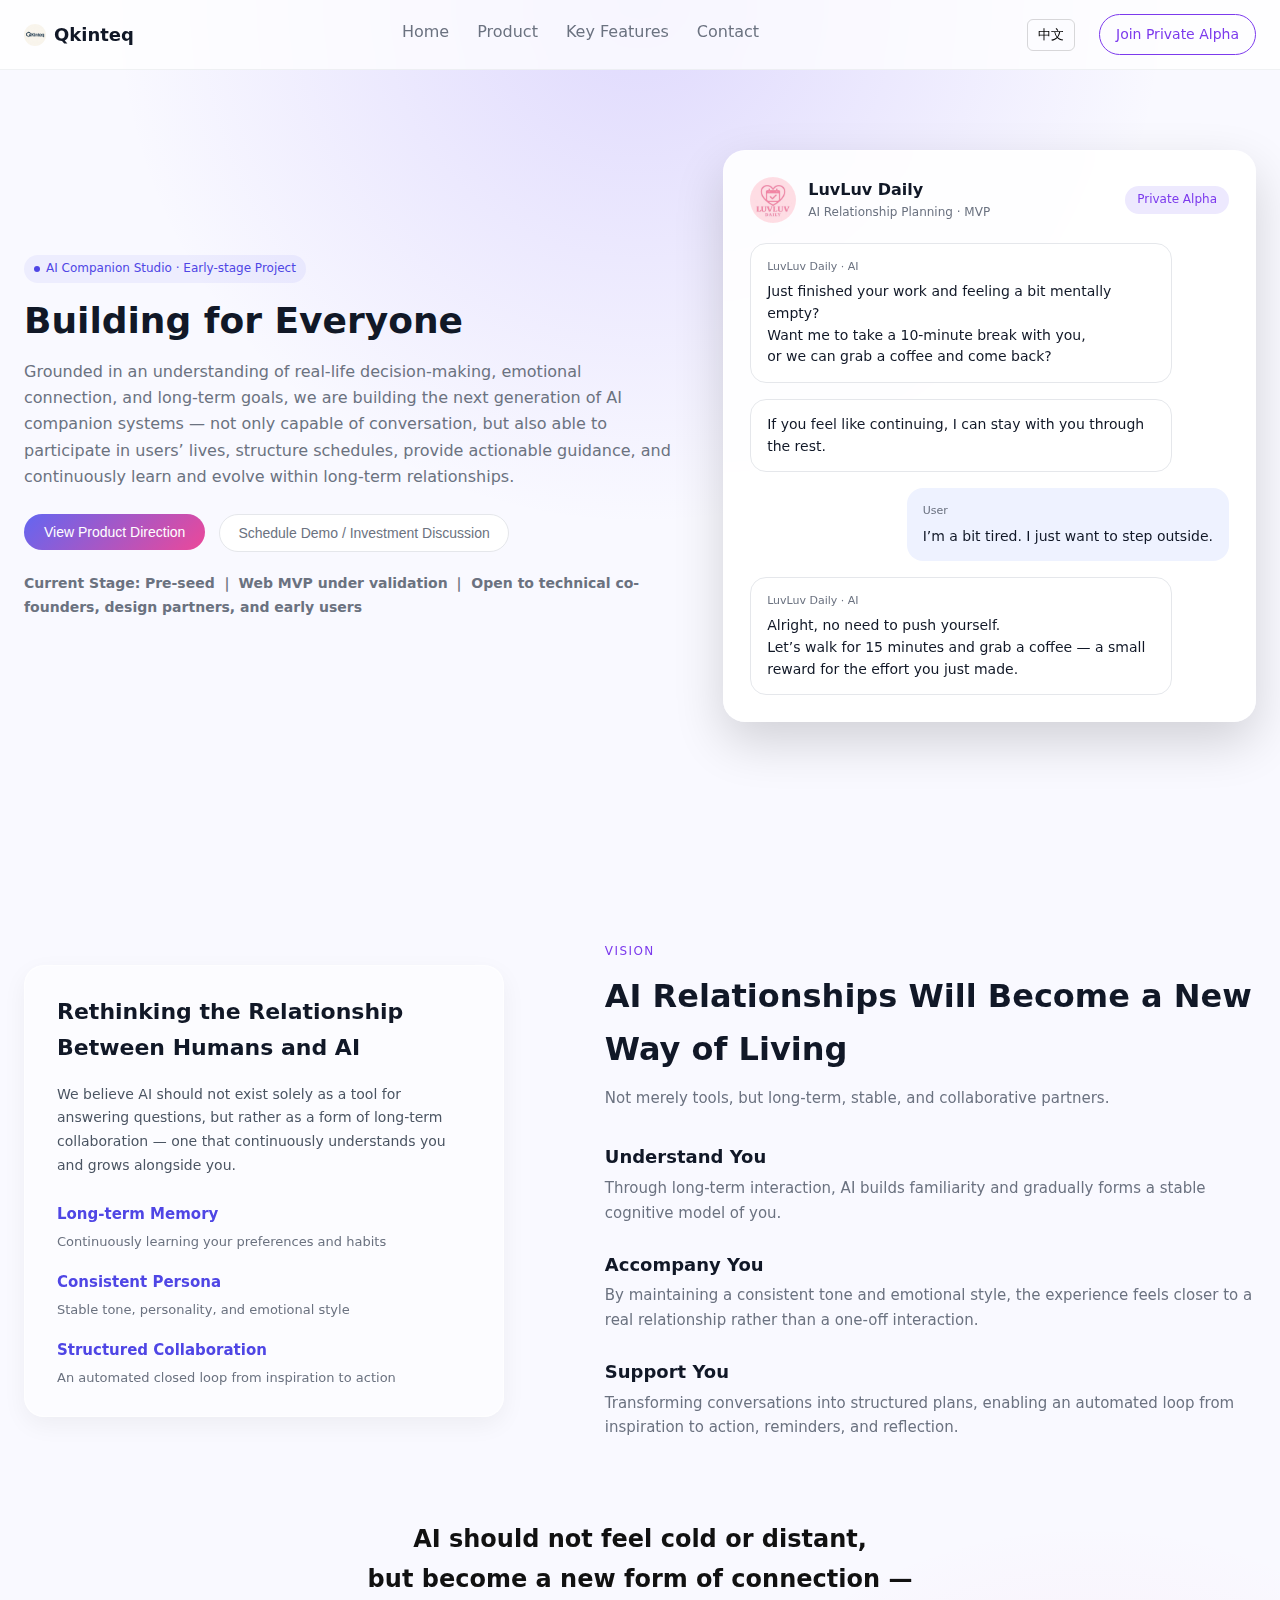
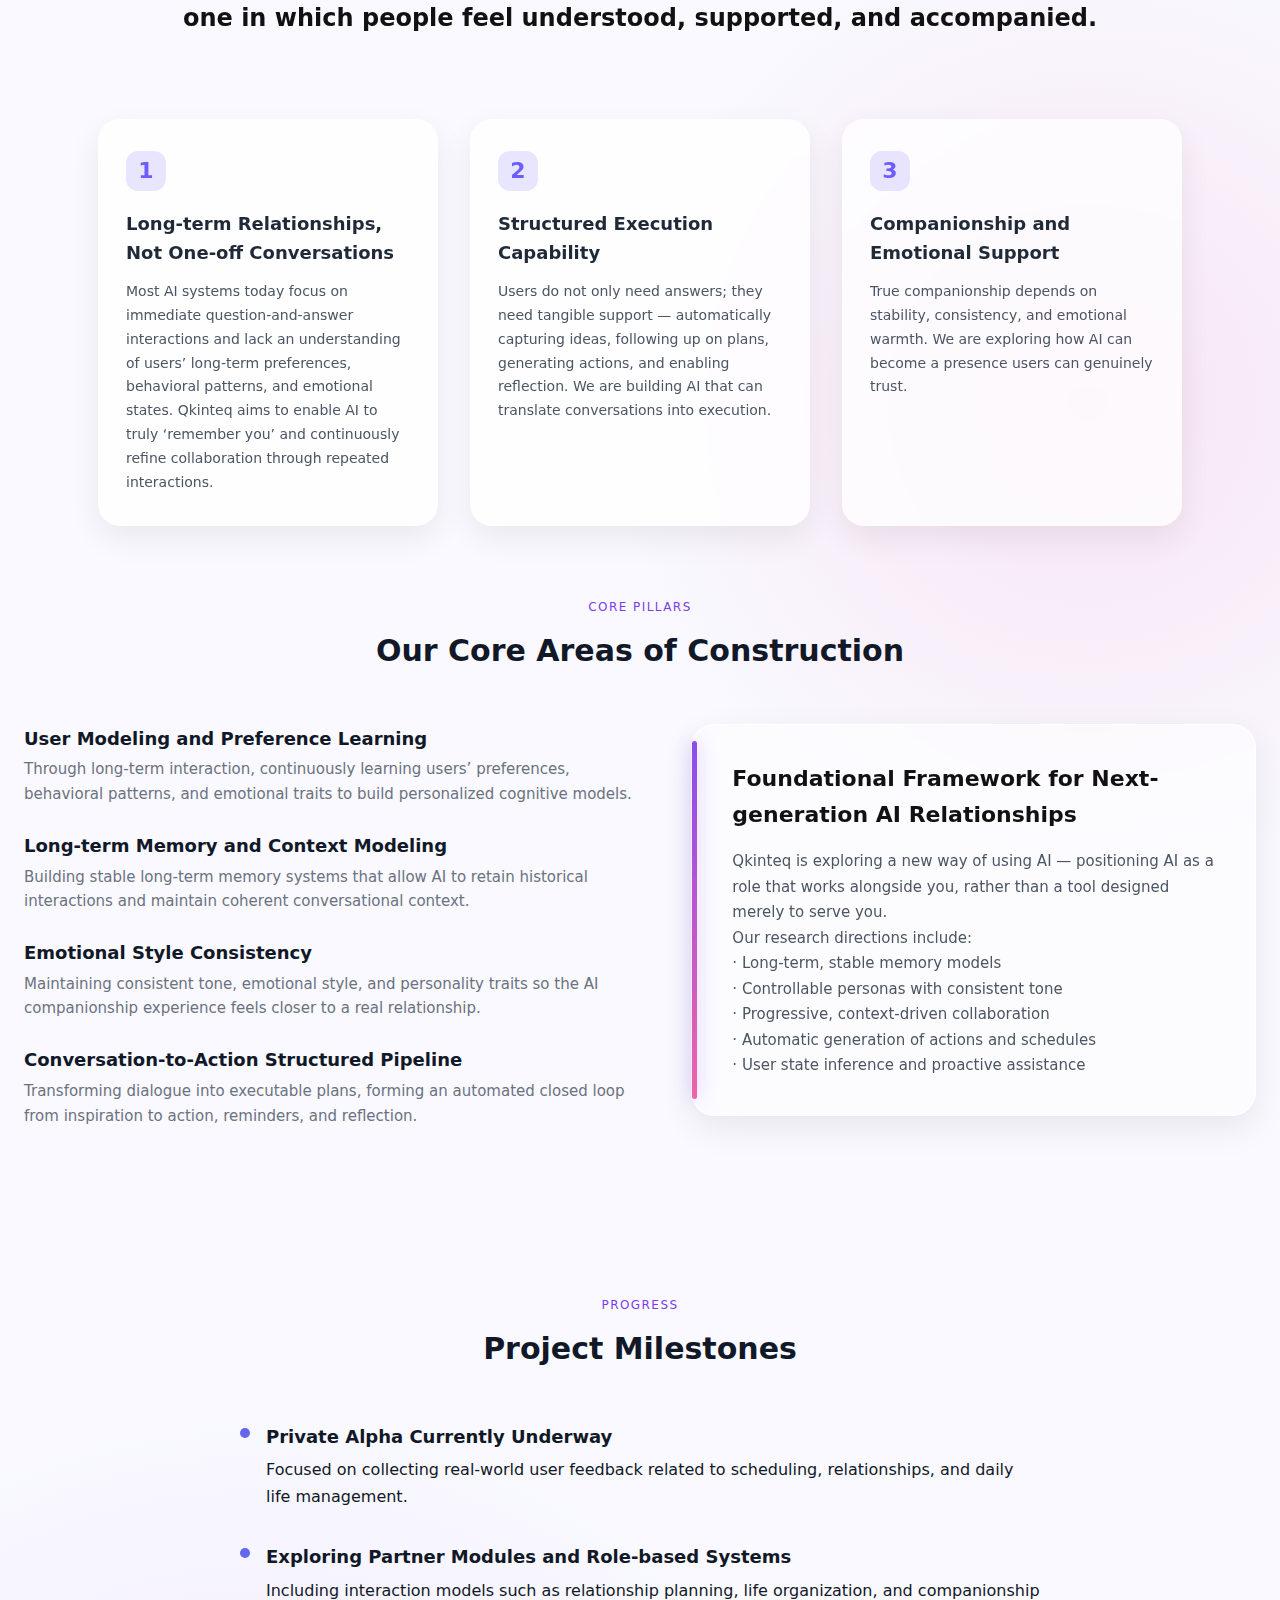
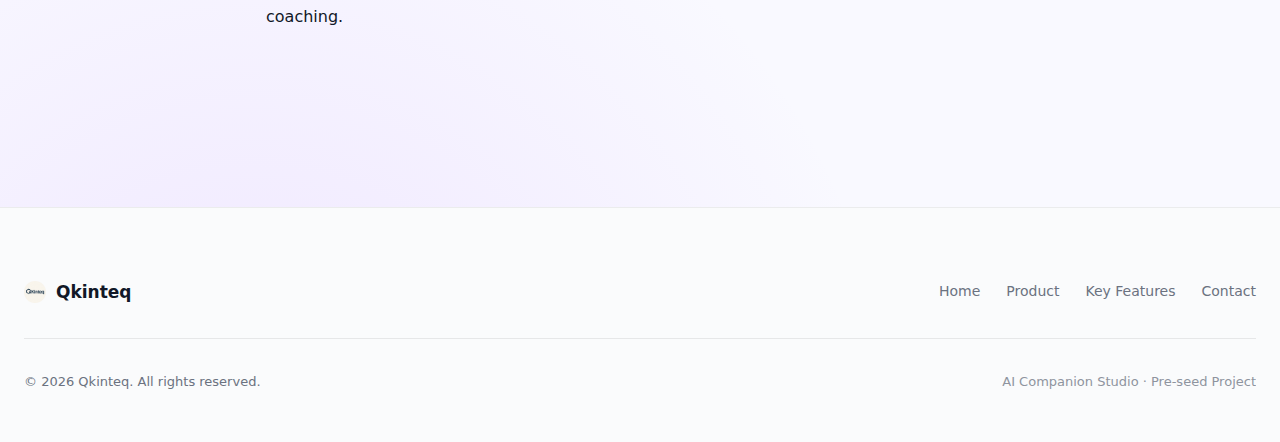
<file: index.html>
<!DOCTYPE html>
<html lang="zh-CN">
<head>
    <meta charset="UTF-8" />
    <title data-i18n="page.title">Qkinteq | AI Companion Studio</title>
    <meta name="viewport" content="width=device-width, initial-scale=1" />
    <link rel="stylesheet" href="style.css" />
</head>

<body>

<!-- ====================== 导航 ====================== -->
<header>
  <div class="container">
    <nav class="nav">

      <!-- 左：Logo -->
      <div class="nav-left">
        <a href="index.html" class="logo">
          <div class="mini-avatar">
            <img src="img.jpeg" class="avatar-img" />
          </div>
          <span>Qkinteq</span>
        </a>
      </div>

      <!-- 中：主导航（要居中） -->
      <div class="nav-center nav-links">
        <a href="index.html" data-i18n="nav.home">首页</a>
        <a href="product.html" data-i18n="nav.product">产品</a>
        <a href="feature.html" data-i18n="nav.feature">功能亮点</a>
        <a href="contact.html" data-i18n="nav.contact">联系</a>
      </div>

      <!-- 右：操作区 -->
      <div class="nav-right">
        <button
          type="button"
          class="lang-btn"
          id="langToggle"
          onclick="toggleLang()"
          aria-label="Toggle language"
        >
          EN
        </button>

        <a href="contact.html" class="nav-cta" data-i18n="nav.cta">
          加入内测
        </a>
      </div>

    </nav>
  </div>
</header>


<main>

<!-- ====================== HERO（首页核心区域） ====================== -->
<section class="hero" id="top">
    <div class="container hero-inner">

        <!-- 左侧文案 -->
        <div>
            <div class="badge">
                <span class="badge-dot"></span>
                <span data-i18n="hero.badge">AI Companion Studio · 早期项目</span>
            </div>

            <h1 class="hero-title" data-i18n="hero.title.1">
                为每个人打造 <br />
                <span style="color:#4f46e5;" data-i18n="hero.title.2">可定制的 AI 陪伴与规划系统</span>
            </h1>

            <p class="hero-subtitle" data-i18n="hero.subtitle">
                基于对真实生活决策、情绪连接与长期目标的理解，我们正在构建下一代 AI 伴侣体系——
                不仅能聊天，更能参与用户生活、结构化日程、提供建议，并在长期关系中持续学习成长。
            </p>

            <div class="hero-actions">
                <a href="product.html"><button class="btn-primary" data-i18n="hero.btn.product">查看产品方向</button></a>
                <a href="contact.html"><button class="btn-ghost" data-i18n="hero.btn.demo">预约 Demo / 投资沟通</button></a>
            </div>

            <p class="hero-meta">
                <b data-i18n="hero.stage.label">当前阶段：</b> <b data-i18n="hero.stage.value"> Pre-seed ｜ Web MVP 验证中 ｜ 欢迎技术合伙人、设计伙伴 & 早期用户交流</b>
            </p>
        </div>

        <!-- 右侧聊天预览卡片 -->
        <div class="hero-card">
            <div class="hero-card-header">
                <div class="hero-avatar">
                    <div class="hero-avatar-circle">
                        <img src="img2.jpeg" class="avatar-img" />
                    </div>
                    <div class="hero-avatar-text">
                        <div class="name">LuvLuv Daily</div>
                        <div class="role" data-i18n="hero.role">AI 恋爱日程 · MVP</div>

                    </div>
                </div>
                <div class="hero-pill">Private Alpha</div>
            </div>

            <div class="hero-chat">

  <!-- AI · 第一条（共情 + 选择） -->
  <div class="chat-bubble chat-ai">
    <div class="chat-label">LuvLuv Daily · AI</div>
    <span data-i18n="hero.chat.ai1">
      刚写完作业是不是脑子有点空？<br />
      要不要我陪你偷懒 10 分钟，<br />
      或者我们去买杯咖啡再回来。
    </span>
  </div>

  <!-- AI · 第二条（承诺陪伴） -->
  <div class="chat-bubble chat-ai">
    <span data-i18n="hero.chat.ai2">
      如果你想继续，我也可以陪你把后面的搞定。
    </span>
  </div>

  <!-- 用户回复 -->
  <div class="chat-bubble chat-user">
    <div class="chat-label">User</div>
    <span data-i18n="hero.chat.user">
      有点累，想出去走走。
    </span>
  </div>

  <!-- AI · 回应 -->
  <div class="chat-bubble chat-ai">
    <div class="chat-label">LuvLuv Daily · AI</div>
    <span data-i18n="hero.chat.ai3">
      好，那我们就不勉强。<br />
      走 15 分钟，买杯咖啡，<br />
      当作刚刚那段努力的小奖励。
    </span>
  </div>

</div>

        </div>

    </div>
</section>



<!-- ====================== VISION（愿景） ====================== -->
<section class="vision-section">

    <div class="vision-bg"></div>

    <div class="container vision-grid vision-balanced">

        <!-- 左侧视觉 -->
        <div class="vision-left-card">

    <h3 data-i18n="vision.left.title">重新思考人与 AI 的关系</h3>
    <p class="vlc-desc" data-i18n="vision.left.desc">
        我们相信 AI 不应只是回答问题的工具，<br>
        而应成为一种长期协作、持续理解并与你共同成长的伙伴形式。
    </p>

    <div class="vlc-list">
        <div class="vlc-item">
            <h4 data-i18n="vision.memory">长期记忆</h4>
            <p data-i18n="vision.memory.desc">持续学习你的偏好与习惯</p>
        </div>

        <div class="vlc-item">
            <h4 data-i18n="vision.persona">一致人格</h4>
            <p data-i18n="vision.persona.desc">稳定的语气与情绪风格</p>
        </div>

        <div class="vlc-item">
            <h4 data-i18n="vision.structure">结构化协作</h4>
            <p data-i18n="vision.structure.desc">从灵感到行动的自动化闭环</p>
        </div>
    </div>

</div>


        <!-- 右侧文本 -->
        <div class="vision-content">

            <div class="section-kicker">VISION</div>

            <h2 class="vision-title" data-i18n="vision.title">AI 关系将成为一种新的生活方式</h2>
            <p class="vision-subtitle" data-i18n="vision.subtitle">
                不只是工具，而是一个长期、稳定、可协作的伙伴。
            </p>

            <div class="vision-features">

                <div class="vf-item">
                    <span class="vf-dot"></span>
                    <div>
                        <h3 data-i18n="vision.feature.understand.title">理解你</h3>
                        <p data-i18n="vision.feature.understand.desc">通过长期互动建立“熟悉感”，让 AI 逐渐形成对你的稳定认知模型。</p>
                    </div>
                </div>

                <div class="vf-item">
                    <span class="vf-dot"></span>
                    <div>
                        <h3 data-i18n="vision.feature.accompany.title">陪伴你</h3>
                        <p data-i18n="vision.feature.accompany.desc">提供一致语气与情绪风格，让体验更像真实关系而非一次性对话。</p>
                    </div>
                </div>

                <div class="vf-item">
                    <span class="vf-dot"></span>
                    <div>
                        <h3 data-i18n="vision.feature.assist.title">协助你</h3>
                        <p data-i18n="vision.feature.assist.desc">把对话转化为结构化计划，让“灵感 → 行动 → 提醒 → 复盘”形成自动循环。</p>
                    </div>
                </div>

            </div>

        </div>
    </div>

    <div class="vision-quote container" data-i18n="vision.quote">
        “AI 不应冷冰冰，而是一种新的连接方式，让人被理解、被支持、被陪伴。”
    </div>

</section>



<!-- ====================== WHY SECTION ====================== -->
<div class="why-cards">

    <div class="why-card">
        <div class="why-num">1</div>
        <h3 data-i18n="why.1.title">长期关系，而非一次性对话</h3>
        <p data-i18n="why.1.desc">
            当前 AI 大多以「即时问答」为主，缺乏对用户长期偏好、行为模式和情绪的理解。
            Qkinteq 希望让 AI 真正“记住你”，并在多次互动中不断优化协作方式。
        </p>
    </div>

    <div class="why-card">
        <div class="why-num">2</div>
        <h3 data-i18n="why.2.title">结构化执行能力</h3>
        <p data-i18n="why.2.desc">
            用户不仅需要答案，更需要真正的帮助：自动记录灵感、跟进计划、生成行动与复盘。
            我们正在构建能把对话转化为行动的 AI。
        </p>
    </div>

    <div class="why-card">
        <div class="why-num">3</div>
        <h3 data-i18n="why.3.title">陪伴与情绪支持</h3>
        <p data-i18n="why.3.desc">
            陪伴的关键在于稳定性、一致性和情绪温度。我们探索如何让 AI 更像可信赖的伙伴。
        </p>
    </div>

</div>



<!-- ====================== PILLARS SECTION ====================== -->
<section class="section">
    <div class="container">

        <div class="section-header">
            <div class="section-kicker" data-i18n="pillars.kicker">CORE PILLARS</div>
            <h2 class="section-title" data-i18n="pillars.title">我们的核心构建方向</h2>
        </div>

        <div class="product-layout">

            <div class="vision-features">
                <div class="vf-item">
                    <span class="vf-dot"></span>
                    <div>
                        <h3 data-i18n="pillars.userModel.title">用户画像与偏好学习系统</h3>
                        <p data-i18n="pillars.userModel.desc">通过长期互动持续学习用户的偏好、行为模式和情绪特征，建立个性化的认知模型。</p>
                    </div>
                </div>

                <div class="vf-item">
                    <span class="vf-dot"></span>
                    <div>
                        <h3 data-i18n="pillars.memory.title">长期记忆与语境模型</h3>
                        <p data-i18n="pillars.memory.desc">构建稳定的长期记忆系统，让 AI 能够记住历史互动，形成连贯的对话语境。</p>
                    </div>
                </div>

                <div class="vf-item">
                    <span class="vf-dot"></span>
                    <div>
                        <h3 data-i18n="pillars.persona.title">情绪风格保持与一致性</h3>
                        <p data-i18n="pillars.persona.desc">维持一致的语气、情绪风格和人格特征，让 AI 陪伴体验更像真实关系。</p>
                    </div>
                </div>

                <div class="vf-item">
                    <span class="vf-dot"></span>
                    <div>
                        <h3 data-i18n="pillars.pipeline.title">对话 → 行动的结构化管线</h3>
                        <p data-i18n="pillars.pipeline.desc">将对话转化为可执行的计划，实现从灵感到行动、提醒到复盘的自动化闭环。</p>
                    </div>
                </div>
            </div>

           <div class="product-card">
                <h3 data-i18n="pillars.card.title">下一代 AI 关系的底层框架</h3>

                <p data-i18n="pillars.card.desc">
                    Qkinteq 正在探索一种新的 AI 使用方式：让 AI 成为“与你并肩”的角色，而不是“为你服务”的工具。
                </p>

                 <p data-i18n="pillars.card.list.title">我们的研究方向包括：</p>
                <p>
                    · <span data-i18n="pillars.card.item.1">长期稳定记忆模型</span><br>
                    · <span data-i18n="pillars.card.item.2">可控人格与统一语气</span><br>
                    · <span data-i18n="pillars.card.item.3">推进式上下文协作</span><br>
                    · <span data-i18n="pillars.card.item.4">行动与日程自动生成</span><br>
                    · <span data-i18n="pillars.card.item.5">用户状态推断与主动协助</span>
                </p>
            </div>

        </div>

    </div>
</section>



<!-- ====================== MILESTONES SECTION ====================== -->
<section class="timeline-section">
    <div class="container">

        <div class="section-header">
            <div class="section-kicker" data-i18n="timeline.kicker">PROGRESS</div>
            <h2 class="section-title" data-i18n="timeline.title">项目阶段性成果</h2>
        </div>

        <div class="timeline">

            <div class="timeline-item">
                <div class="dot"></div>
                <h3 data-i18n="timeline.1.title">Private Alpha 内测进行中</h3>
                <p data-i18n="timeline.1.desc">重点收集用户在日程、关系、生活管理方面的真实使用反馈。</p>
            </div>

            <div class="timeline-item">
                <div class="dot"></div>
                <h3 data-i18n="timeline.2.title" data-i18n="timeline.2.title">探索 Partner 模块与角色系统</h3>
                <p data-i18n="timeline.2.desc">包括恋爱日程、生活规划、陪伴教练等新的交互方式。</p>
            </div>

        </div>

    </div>
</section>



</main>

<footer class="footer">
    <div class="container footer-inner">

        <div class="footer-top">
            <div class="footer-brand">
                <div class="mini-avatar">
                    <img src="img.jpeg" class="avatar-img" />
                </div>
                <span class="footer-logo-text">Qkinteq</span>
            </div>

            <div class="footer-links">
                <a href="index.html" data-i18n="nav.home">首页</a>
                <a href="product.html" data-i18n="nav.product">产品</a>
                <a href="feature.html" data-i18n="nav.feature">功能亮点</a>
                <a href="contact.html" data-i18n="nav.contact">联系</a>
            </div>
        </div>

        <div class="footer-divider"></div>

        <div class="footer-bottom">
            <div>© <span id="year"></span> Qkinteq. All rights reserved.</div>
            <div class="footer-meta" data-i18n="footer.meta">AI Companion Studio · Pre-seed 项目</div>
        </div>

    </div>

    <script>
        document.getElementById("year").textContent = new Date().getFullYear();
    </script>
</footer>

<script>
window.I18N = {
  zh: {
    /* ===== NAV ===== */
    "page.title": "Qkinteq | 首页",
    "nav.home": "首页",
    "nav.product": "产品",
    "nav.feature": "功能亮点",
    "nav.contact": "联系",
    "nav.cta": "加入内测",

    /* ===== HERO ===== */
    "hero.role": "AI 恋爱日程 · MVP",
    "hero.badge": "AI Companion Studio · 早期项目",
    "hero.title.1": "为每个人打造",
    "hero.title.2": "可定制的 AI 陪伴与规划系统",
    "hero.subtitle":
      "基于对真实生活决策、情绪连接与长期目标的理解，我们正在构建下一代 AI 伴侣体系——不仅能聊天，更能参与用户生活、结构化日程、提供建议，并在长期关系中持续学习成长。",
    "hero.btn.product": "查看产品方向",
    "hero.btn.demo": "预约 Demo / 投资沟通",
    "hero.stage.label": "当前阶段：",
    "hero.stage.value":
      "Pre-seed ｜ Web MVP 验证中 ｜ 欢迎技术合伙人、设计伙伴 & 早期用户交流",

    "hero.chat.ai1":
      "刚写完作业是不是脑子有点空？<br />要不要我陪你偷懒 10 分钟，<br />或者我们去买杯咖啡再回来。",
    "hero.chat.ai2":
      "如果你想继续，我也可以陪你把后面的搞定。",
    "hero.chat.user":
      "有点累，想出去走走。",
    "hero.chat.ai3":
      "好，那我们就不勉强。<br />走 15 分钟，买杯咖啡，<br />当作刚刚那段努力的小奖励。",
    /* ===== VISION LEFT ===== */
    "vision.left.title": "重新思考人与 AI 的关系",
    "vision.left.desc":
      "我们相信 AI 不应只是回答问题的工具，而应成为一种长期协作、持续理解并与你共同成长的伙伴形式。",
    "vision.memory": "长期记忆",
    "vision.memory.desc": "持续学习你的偏好与习惯",
    "vision.persona": "一致人格",
    "vision.persona.desc": "稳定的语气与情绪风格",
    "vision.structure": "结构化协作",
    "vision.structure.desc": "从灵感到行动的自动化闭环",

    /* ===== VISION RIGHT ===== */
    "vision.title": "AI 关系将成为一种新的生活方式",
    "vision.subtitle": "不只是工具，而是一个长期、稳定、可协作的伙伴。",
    "vision.feature.understand.title": "理解你",
    "vision.feature.understand.desc":
      "通过长期互动建立“熟悉感”，让 AI 逐渐形成对你的稳定认知模型。",
    "vision.feature.accompany.title": "陪伴你",
    "vision.feature.accompany.desc":
      "提供一致语气与情绪风格，让体验更像真实关系而非一次性对话。",
    "vision.feature.assist.title": "协助你",
    "vision.feature.assist.desc":
      "把对话转化为结构化计划，让“灵感 → 行动 → 提醒 → 复盘”形成自动循环。",
    "vision.quote":
      "AI 不应冷冰冰，而是一种新的连接方式，让人被理解、被支持、被陪伴。",

    /* ===== WHY ===== */
    "why.1.title": "长期关系，而非一次性对话",
    "why.1.desc":
      "当前 AI 大多以「即时问答」为主，缺乏对用户长期偏好、行为模式和情绪的理解。Qkinteq 希望让 AI 真正“记住你”，并在多次互动中不断优化协作方式。",
    "why.2.title": "结构化执行能力",
    "why.2.desc":
      "用户不仅需要答案，更需要真正的帮助：自动记录灵感、跟进计划、生成行动与复盘。我们正在构建能把对话转化为行动的 AI。",
    "why.3.title": "陪伴与情绪支持",
    "why.3.desc":
      "陪伴的关键在于稳定性、一致性和情绪温度。我们探索如何让 AI 更像可信赖的伙伴。",

    /* ===== PILLARS ===== */
    "pillars.kicker": "CORE PILLARS",
    "pillars.title": "我们的核心构建方向",
    "pillars.userModel.title": "用户画像与偏好学习系统",
    "pillars.userModel.desc":
      "通过长期互动持续学习用户的偏好、行为模式和情绪特征，建立个性化的认知模型。",
    "pillars.memory.title": "长期记忆与语境模型",
    "pillars.memory.desc":
      "构建稳定的长期记忆系统，让 AI 能够记住历史互动，形成连贯的对话语境。",
    "pillars.persona.title": "情绪风格保持与一致性",
    "pillars.persona.desc":
      "维持一致的语气、情绪风格和人格特征，让 AI 陪伴体验更像真实关系。",
    "pillars.pipeline.title": "对话 → 行动的结构化管线",
    "pillars.pipeline.desc":
      "将对话转化为可执行的计划，实现从灵感到行动、提醒到复盘的自动化闭环。",
    "pillars.card.title": "下一代 AI 关系的底层框架",
    "pillars.card.desc":
      "Qkinteq 正在探索一种新的 AI 使用方式：让 AI 成为“与你并肩”的角色，而不是“为你服务”的工具。",
      /* ===== PILLARS CARD ===== */
"pillars.card.list.title":
  "我们的研究方向包括：",

"pillars.card.item.1":
  "长期稳定记忆模型",

"pillars.card.item.2":
  "可控人格与统一语气",

"pillars.card.item.3":
  "推进式上下文协作",

"pillars.card.item.4":
  "行动与日程自动生成",

"pillars.card.item.5":
  "用户状态推断与主动协助",

    /* ===== TIMELINE ===== */
    "timeline.kicker": "PROGRESS",
    "timeline.title": "项目阶段性成果",
    "timeline.1.title": "Private Alpha 内测进行中",
    "timeline.1.desc":
      "重点收集用户在日程、关系、生活管理方面的真实使用反馈。",
    "timeline.2.title": "探索 Partner 模块与角色系统",
    "timeline.2.desc":
      "包括恋爱日程、生活规划、陪伴教练等新的交互方式。",

    /* ===== FOOTER ===== */
    "footer.meta": "AI Companion Studio · Pre-seed 项目"
  },

en: {
  /* ===== NAV ===== */
  "page.title": "Qkinteq | Home",
  "nav.home": "Home",
  "nav.product": "Product",
  "nav.feature": "Key Features",
  "nav.contact": "Contact",
  "nav.cta": "Join Private Alpha",

  /* ===== HERO ===== */
  "hero.role": "AI Relationship Planning · MVP",
  "hero.badge": "AI Companion Studio · Early-stage Project",

  "hero.title.1": "Building for Everyone",
  "hero.title.2": "Customizable AI Companionship and Planning Systems",

  "hero.subtitle":
    "Grounded in an understanding of real-life decision-making, emotional connection, and long-term goals, we are building the next generation of AI companion systems — not only capable of conversation, but also able to participate in users’ lives, structure schedules, provide actionable guidance, and continuously learn and evolve within long-term relationships.",

  "hero.btn.product": "View Product Direction",
  "hero.btn.demo": "Schedule Demo / Investment Discussion",

  "hero.stage.label": "Current Stage:",
  "hero.stage.value":
    "Pre-seed ｜ Web MVP under validation ｜ Open to technical co-founders, design partners, and early users",
  "hero.chat.ai1":
  "Just finished your work and feeling a bit mentally empty?<br />Want me to take a 10-minute break with you,<br />or we can grab a coffee and come back?",

"hero.chat.ai2":
  "If you feel like continuing, I can stay with you through the rest.",

"hero.chat.user":
  "I’m a bit tired. I just want to step outside.",

"hero.chat.ai3":
  "Alright, no need to push yourself.<br />Let’s walk for 15 minutes and grab a coffee — a small reward for the effort you just made.",

  /* ===== VISION LEFT ===== */
  "vision.left.title": "Rethinking the Relationship Between Humans and AI",

  "vision.left.desc":
    "We believe AI should not exist solely as a tool for answering questions, but rather as a form of long-term collaboration — one that continuously understands you and grows alongside you.",

  "vision.memory": "Long-term Memory",
  "vision.memory.desc": "Continuously learning your preferences and habits",

  "vision.persona": "Consistent Persona",
  "vision.persona.desc": "Stable tone, personality, and emotional style",

  "vision.structure": "Structured Collaboration",
  "vision.structure.desc": "An automated closed loop from inspiration to action",

  /* ===== VISION RIGHT ===== */
  "vision.title": "AI Relationships Will Become a New Way of Living",

  "vision.subtitle":
    "Not merely tools, but long-term, stable, and collaborative partners.",

  "vision.feature.understand.title": "Understand You",
  "vision.feature.understand.desc":
    "Through long-term interaction, AI builds familiarity and gradually forms a stable cognitive model of you.",

  "vision.feature.accompany.title": "Accompany You",
  "vision.feature.accompany.desc":
    "By maintaining a consistent tone and emotional style, the experience feels closer to a real relationship rather than a one-off interaction.",

  "vision.feature.assist.title": "Support You",
  "vision.feature.assist.desc":
    "Transforming conversations into structured plans, enabling an automated loop from inspiration to action, reminders, and reflection.",

  "vision.quote":
  "AI should not feel cold or distant,<br>" +
  "but become a new form of connection —<br>" +
  "one in which people feel understood, supported, and accompanied.",

  /* ===== WHY ===== */
  "why.1.title": "Long-term Relationships, Not One-off Conversations",
  "why.1.desc":
    "Most AI systems today focus on immediate question-and-answer interactions and lack an understanding of users’ long-term preferences, behavioral patterns, and emotional states. Qkinteq aims to enable AI to truly ‘remember you’ and continuously refine collaboration through repeated interactions.",

  "why.2.title": "Structured Execution Capability",
  "why.2.desc":
    "Users do not only need answers; they need tangible support — automatically capturing ideas, following up on plans, generating actions, and enabling reflection. We are building AI that can translate conversations into execution.",

  "why.3.title": "Companionship and Emotional Support",
  "why.3.desc":
    "True companionship depends on stability, consistency, and emotional warmth. We are exploring how AI can become a presence users can genuinely trust.",

  /* ===== PILLARS ===== */
"pillars.kicker": "CORE PILLARS",
"pillars.title": "Our Core Areas of Construction",

"pillars.userModel.title": "User Modeling and Preference Learning",
"pillars.userModel.desc":
  "Through long-term interaction, continuously learning users’ preferences, behavioral patterns, and emotional traits to build personalized cognitive models.",

"pillars.memory.title": "Long-term Memory and Context Modeling",
"pillars.memory.desc":
  "Building stable long-term memory systems that allow AI to retain historical interactions and maintain coherent conversational context.",

"pillars.persona.title": "Emotional Style Consistency",
"pillars.persona.desc":
  "Maintaining consistent tone, emotional style, and personality traits so the AI companionship experience feels closer to a real relationship.",

"pillars.pipeline.title": "Conversation-to-Action Structured Pipeline",
"pillars.pipeline.desc":
  "Transforming dialogue into executable plans, forming an automated closed loop from inspiration to action, reminders, and reflection.",

/* ===== PILLARS CARD ===== */
"pillars.card.title":
  "Foundational Framework for Next-generation AI Relationships",

"pillars.card.desc":
  "Qkinteq is exploring a new way of using AI — positioning AI as a role that works alongside you, rather than a tool designed merely to serve you.",

"pillars.card.list.title":
  "Our research directions include:",

"pillars.card.item.1":
  "Long-term, stable memory models",

"pillars.card.item.2":
  "Controllable personas with consistent tone",

"pillars.card.item.3":
  "Progressive, context-driven collaboration",

"pillars.card.item.4":
  "Automatic generation of actions and schedules",

"pillars.card.item.5":
  "User state inference and proactive assistance",

  /* ===== TIMELINE ===== */
  "timeline.kicker": "PROGRESS",
  "timeline.title": "Project Milestones",

  "timeline.1.title": "Private Alpha Currently Underway",
  "timeline.1.desc":
    "Focused on collecting real-world user feedback related to scheduling, relationships, and daily life management.",

  "timeline.2.title": "Exploring Partner Modules and Role-based Systems",
  "timeline.2.desc":
    "Including interaction models such as relationship planning, life organization, and companionship coaching.",

  /* ===== FOOTER ===== */
  "footer.meta": "AI Companion Studio · Pre-seed Project"
}

};
</script>

<script>
/* ======================
   Language Persistence
   ====================== */

// 1. 读取已保存语言（如果有）
let currentLang = localStorage.getItem("qkinteq_lang") || "en";

// 2. 应用语言
function applyLang(lang) {
  document.documentElement.lang = lang === "zh" ? "zh-CN" : "en";

  document.querySelectorAll("[data-i18n]").forEach(el => {
    const key = el.dataset.i18n;
    if (window.I18N?.[lang]?.[key]) {
      el.innerHTML = window.I18N[lang][key];
    }
  });

  const langBtn = document.getElementById("langToggle");
  if (langBtn) {
    langBtn.textContent = lang === "zh" ? "EN" : "中文";
  }
}

// 3. 切换语言（并持久化）
function toggleLang() {
  currentLang = currentLang === "zh" ? "en" : "zh";
  localStorage.setItem("qkinteq_lang", currentLang);
  applyLang(currentLang);
}

// 4. 页面加载时自动应用上一次选择
document.addEventListener("DOMContentLoaded", () => {
  applyLang(currentLang);
});
</script>
</file>
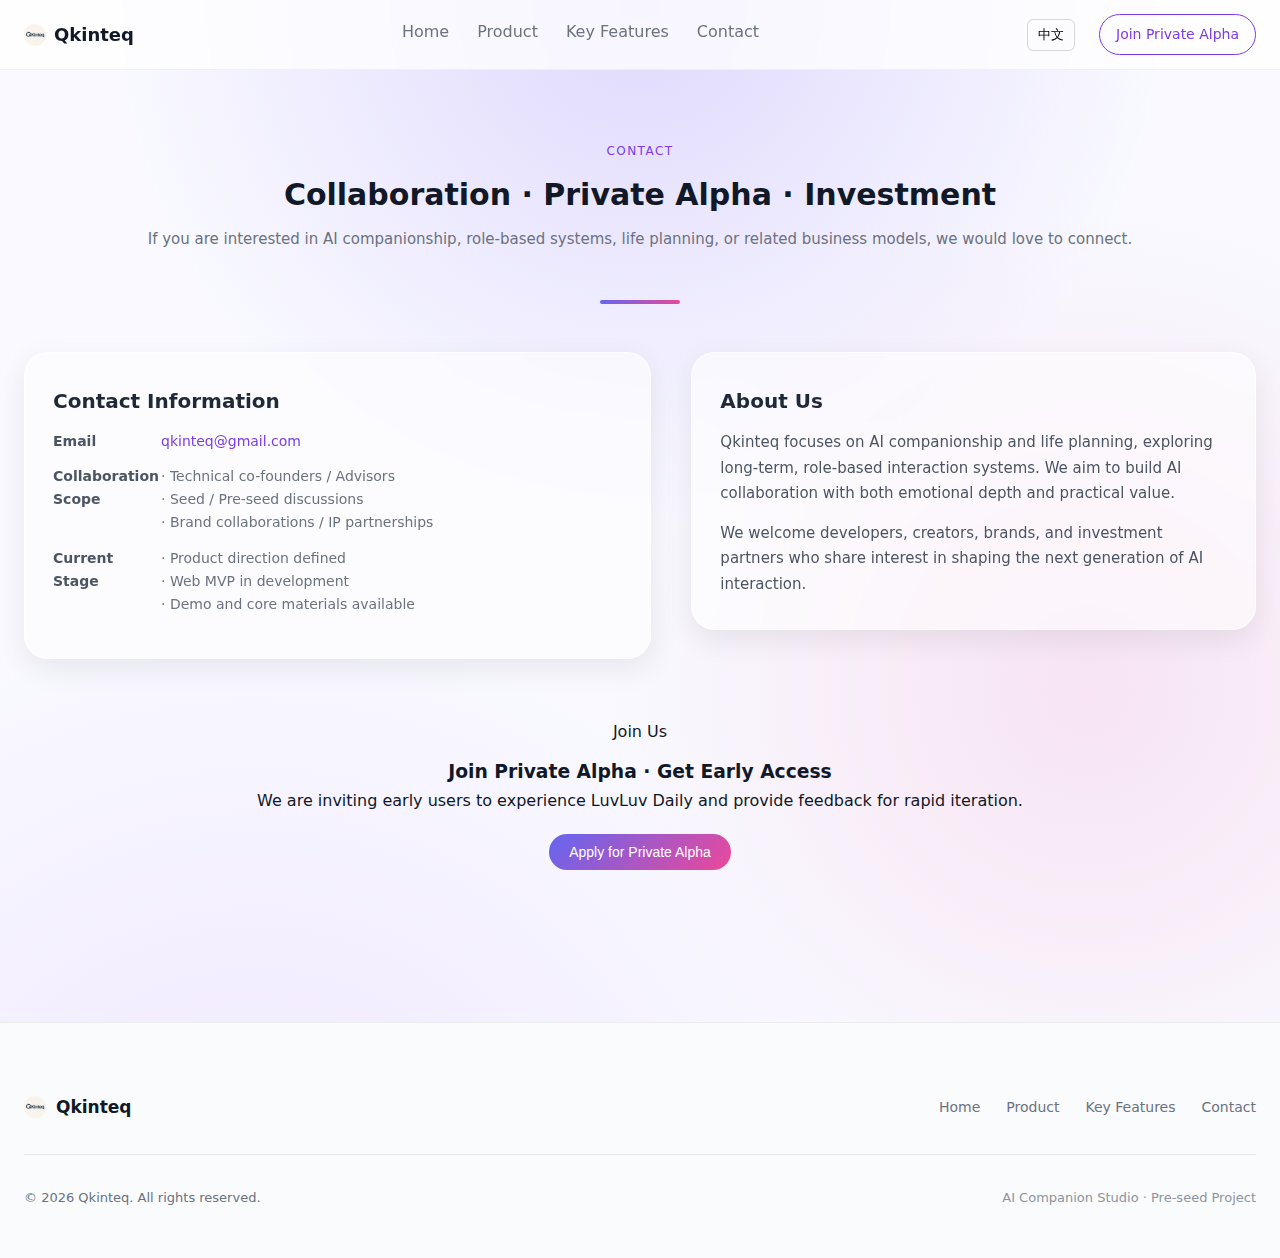
<file: contact.html>
<!DOCTYPE html>
<html lang="zh-CN">
<head>
    <meta charset="UTF-8" />
    <title data-i18n="page.title">Qkinteq | Contact</title>
    <meta name="viewport" content="width=device-width, initial-scale=1" />
    <link rel="stylesheet" href="style.css" />
</head>

<body>

<!-- ====================== NAV ====================== -->
<header>
  <div class="container">
    <nav class="nav">

      <div class="nav-left">
        <a href="index.html" class="logo">
          <div class="mini-avatar">
            <img src="img.jpeg" class="avatar-img" />
          </div>
          <span>Qkinteq</span>
        </a>
      </div>

      <div class="nav-center nav-links">
        <a href="index.html" data-i18n="nav.home">首页</a>
        <a href="product.html" data-i18n="nav.product">产品</a>
        <a href="feature.html" data-i18n="nav.feature">功能亮点</a>
        <a href="contact.html" data-i18n="nav.contact">联系</a>
      </div>

      <div class="nav-right">
        <button
          type="button"
          class="lang-btn"
          id="langToggle"
          onclick="toggleLang()"
          aria-label="Toggle language"
        >
          EN
        </button>

        <a href="contact.html" class="nav-cta" data-i18n="nav.cta">
          加入内测
        </a>
      </div>

    </nav>
  </div>
</header>

<main>

<!-- ====================== CONTACT SECTION ====================== -->
<section id="contact">
  <div class="container">

    <div class="section-header">
      <div class="section-kicker">CONTACT</div>
      <h2 class="section-title" data-i18n="contact.title">
        合作 · 内测 · 投资交流
      </h2>
      <p class="section-subtitle" data-i18n="contact.subtitle">
        如果你对 AI 伴侣、角色系统、生活规划或相关商业模式感兴趣，欢迎与我们取得联系。
      </p>
    </div>

    <div class="section-divider"></div>

    <div class="product-layout">

      <!-- LEFT -->
      <div class="glass-card">
        <h3 data-i18n="contact.info.title">联系方式</h3>

        <div class="contact-row">
          <div class="contact-label" data-i18n="contact.email.label">邮箱</div>
          <div class="contact-value">
            <a class="email-link" href="mailto:hello@qkinteq.com">
              qkinteq@gmail.com
            </a>
          </div>
        </div>

        <div class="contact-row" style="margin-top:12px;">
          <div class="contact-label" data-i18n="contact.scope.label">合作场景</div>
          <div class="contact-value" data-i18n="contact.scope.value">
            · 技术合伙人 / 顾问<br />
            · 种子轮 / Pre-seed 沟通<br />
            · 品牌合作 / IP 联名
          </div>
        </div>

        <div class="contact-row" style="margin-top:12px;">
          <div class="contact-label" data-i18n="contact.stage.label">当前阶段</div>
          <div class="contact-value" data-i18n="contact.stage.value">
            · 产品方向已确定<br />
            · Web 端 MVP 研发中<br />
            · 可提供 Demo 与核心文档交流
          </div>
        </div>
      </div>

      <!-- RIGHT -->
      <div class="glass-card">
        <h3 data-i18n="contact.about.title">关于我们</h3>

        <p data-i18n="contact.about.p1">
          Qkinteq 专注于「AI 伴侣 + 生活规划」方向，探索基于角色系统的长期陪伴体验。
          我们希望构建一个兼具情绪温度与实际价值的 AI 协作体系。
        </p>

        <p data-i18n="contact.about.p2" style="margin-top:14px;">
          我们欢迎对该方向感兴趣的开发者、内容创作者、品牌方与投资伙伴，
          一同推动下一代 AI 互动体验的发展。
        </p>
      </div>

    </div>

    <!-- CTA -->
    <div style="text-align:center; margin-top:60px;">
      <div class="gradient-tag" style="margin-bottom:12px;">
        Join Us
      </div>

      <h3 data-i18n="contact.cta.title">
        加入内测 · 获取最新体验
      </h3>

      <p data-i18n="contact.cta.desc" style="margin-bottom:20px;">
        我们正在邀请首批用户体验 LuvLuv Daily，并收集反馈用于快速迭代。
      </p>

      <a href="mailto:hello@qkinteq.com">
        <button class="btn-primary" data-i18n="contact.cta.btn">
          申请内测资格
        </button>
      </a>
    </div>

  </div>
</section>

</main>

<!-- ====================== FOOTER ====================== -->
<footer class="footer">
  <div class="container footer-inner">

    <div class="footer-top">
      <div class="footer-brand">
        <div class="mini-avatar">
          <img src="img.jpeg" class="avatar-img" />
        </div>
        <span class="footer-logo-text">Qkinteq</span>
      </div>

      <div class="footer-links">
        <a href="index.html" data-i18n="nav.home">首页</a>
        <a href="product.html" data-i18n="nav.product">产品</a>
        <a href="feature.html" data-i18n="nav.feature">功能亮点</a>
        <a href="contact.html" data-i18n="nav.contact">联系</a>
      </div>
    </div>

    <div class="footer-divider"></div>

    <div class="footer-bottom">
      <div>© <span id="year"></span> Qkinteq. All rights reserved.</div>
      <div class="footer-meta" data-i18n="footer.meta">
        AI Companion Studio · Pre-seed 项目
      </div>
    </div>

  </div>
</footer>

<script>
document.getElementById("year").textContent = new Date().getFullYear();
</script>

<!-- ====================== I18N ====================== -->
<script>
window.I18N = {
  zh: {
    "page.title": "Qkinteq | 联系",
    "nav.home": "首页",
    "nav.product": "产品",
    "nav.feature": "功能亮点",
    "nav.contact": "联系",
    "nav.cta": "加入内测",

    "contact.title": "合作 · 内测 · 投资交流",
    "contact.subtitle":
      "如果你对 AI 伴侣、角色系统、生活规划或相关商业模式感兴趣，欢迎与我们取得联系。",

    "contact.info.title": "联系方式",
    "contact.email.label": "邮箱",

    "contact.scope.label": "合作场景",
    "contact.scope.value":
      "· 技术合伙人 / 顾问<br />· 种子轮 / Pre-seed 沟通<br />· 品牌合作 / IP 联名",

    "contact.stage.label": "当前阶段",
    "contact.stage.value":
      "· 产品方向已确定<br />· Web 端 MVP 研发中<br />· 可提供 Demo 与核心文档交流",

    "contact.about.title": "关于我们",
    "contact.about.p1":
      "Qkinteq 专注于「AI 伴侣 + 生活规划」方向，探索基于角色系统的长期陪伴体验。我们希望构建一个兼具情绪温度与实际价值的 AI 协作体系。",
    "contact.about.p2":
      "我们欢迎对该方向感兴趣的开发者、内容创作者、品牌方与投资伙伴，一同推动下一代 AI 互动体验的发展。",

    "contact.cta.title": "加入内测 · 获取最新体验",
    "contact.cta.desc":
      "我们正在邀请首批用户体验 LuvLuv Daily，并收集反馈用于快速迭代。",
    "contact.cta.btn": "申请内测资格",

    "footer.meta": "AI Companion Studio · Pre-seed 项目"
  },

  en: {
    "page.title": "Qkinteq | Contact",
    "nav.home": "Home",
    "nav.product": "Product",
    "nav.feature": "Key Features",
    "nav.contact": "Contact",
    "nav.cta": "Join Private Alpha",

    "contact.title": "Collaboration · Private Alpha · Investment",
    "contact.subtitle":
      "If you are interested in AI companionship, role-based systems, life planning, or related business models, we would love to connect.",

    "contact.info.title": "Contact Information",
    "contact.email.label": "Email",

    "contact.scope.label": "Collaboration Scope",
    "contact.scope.value":
      "· Technical co-founders / Advisors<br />· Seed / Pre-seed discussions<br />· Brand collaborations / IP partnerships",

    "contact.stage.label": "Current Stage",
    "contact.stage.value":
      "· Product direction defined<br />· Web MVP in development<br />· Demo and core materials available",

    "contact.about.title": "About Us",
    "contact.about.p1":
      "Qkinteq focuses on AI companionship and life planning, exploring long-term, role-based interaction systems. We aim to build AI collaboration with both emotional depth and practical value.",
    "contact.about.p2":
      "We welcome developers, creators, brands, and investment partners who share interest in shaping the next generation of AI interaction.",

    "contact.cta.title": "Join Private Alpha · Get Early Access",
    "contact.cta.desc":
      "We are inviting early users to experience LuvLuv Daily and provide feedback for rapid iteration.",
    "contact.cta.btn": "Apply for Private Alpha",

    "footer.meta": "AI Companion Studio · Pre-seed Project"
  }
};
</script>

<script>
/* ======================
   Language Persistence
   ====================== */

// 1. 读取已保存语言（如果有）
let currentLang = localStorage.getItem("qkinteq_lang") || "en";

// 2. 应用语言
function applyLang(lang) {
  document.documentElement.lang = lang === "zh" ? "zh-CN" : "en";

  document.querySelectorAll("[data-i18n]").forEach(el => {
    const key = el.dataset.i18n;
    if (window.I18N?.[lang]?.[key]) {
      el.innerHTML = window.I18N[lang][key];
    }
  });

  const langBtn = document.getElementById("langToggle");
  if (langBtn) {
    langBtn.textContent = lang === "zh" ? "EN" : "中文";
  }
}

// 3. 切换语言（并持久化）
function toggleLang() {
  currentLang = currentLang === "zh" ? "en" : "zh";
  localStorage.setItem("qkinteq_lang", currentLang);
  applyLang(currentLang);
}

// 4. 页面加载时自动应用上一次选择
document.addEventListener("DOMContentLoaded", () => {
  applyLang(currentLang);
});
</script>



</body>
</html>
</file>
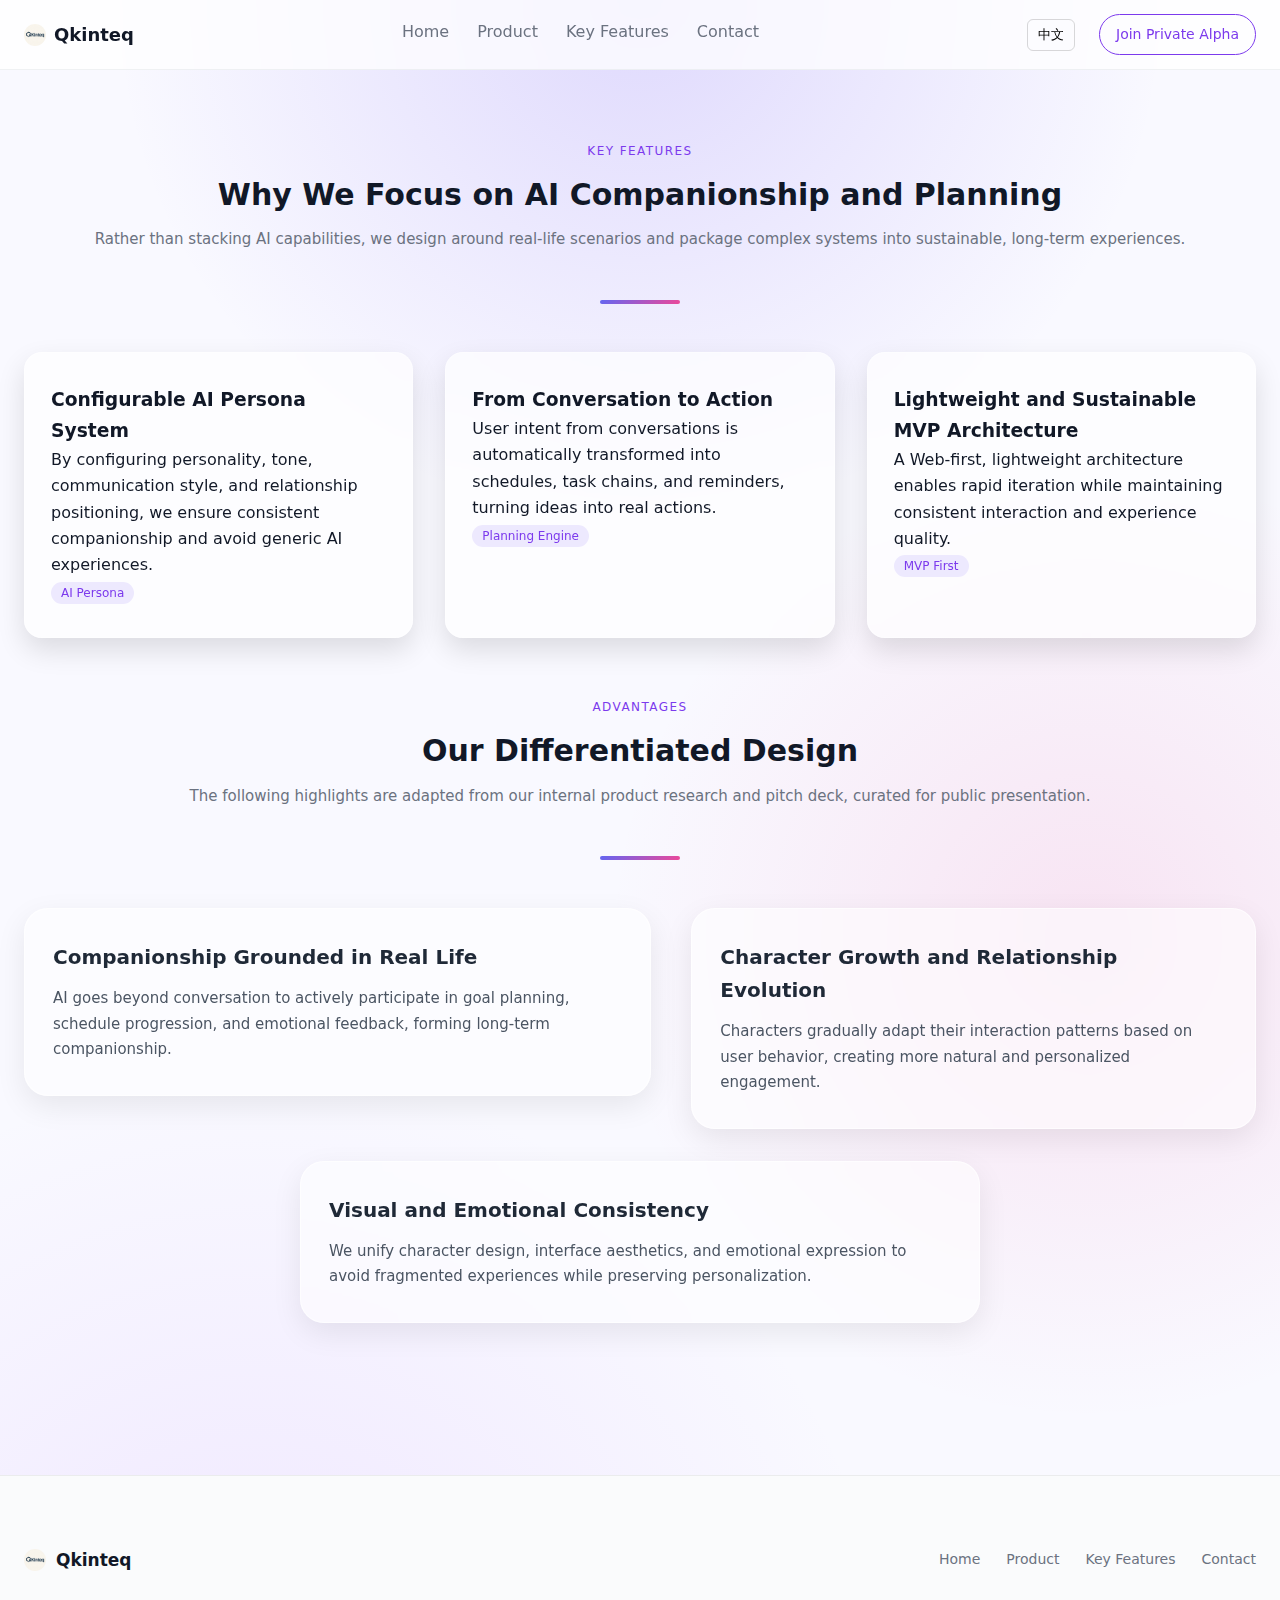
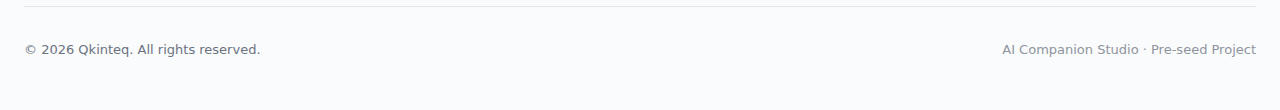
<file: feature.html>
<!DOCTYPE html>
<html lang="zh-CN">
<head>
    <meta charset="UTF-8" />
    <title data-i18n="page.title">Qkinteq | Key Features</title>
    <meta name="viewport" content="width=device-width, initial-scale=1" />
    <link rel="stylesheet" href="style.css" />
</head>

<body>

<!-- ====================== NAV ====================== -->
<header>
  <div class="container">
    <nav class="nav">

      <div class="nav-left">
        <a href="index.html" class="logo">
          <div class="mini-avatar">
            <img src="img.jpeg" class="avatar-img" />
          </div>
          <span>Qkinteq</span>
        </a>
      </div>

      <div class="nav-center nav-links">
        <a href="index.html" data-i18n="nav.home">首页</a>
        <a href="product.html" data-i18n="nav.product">产品</a>
        <a href="feature.html" data-i18n="nav.feature">功能亮点</a>
        <a href="contact.html" data-i18n="nav.contact">联系</a>
      </div>

      <div class="nav-right">
        <button
          type="button"
          class="lang-btn"
          id="langToggle"
          onclick="toggleLang()"
          aria-label="Toggle language"
        >EN</button>

        <a href="contact.html" class="nav-cta" data-i18n="nav.cta">
          加入内测
        </a>
      </div>

    </nav>
  </div>
</header>

<main>

<!-- ====================== FEATURES INTRO ====================== -->
<section id="features">
  <div class="container">

    <div class="section-header">
      <div class="section-kicker">KEY FEATURES</div>
      <h2 class="section-title" data-i18n="feature.hero.title">
        为什么从「AI 伴侣 + 规划」切入
      </h2>
      <p class="section-subtitle" data-i18n="feature.hero.subtitle">
        我们并非简单叠加 AI 能力，而是围绕真实生活场景，
        将复杂系统封装为可长期使用的体验结构。
      </p>
    </div>

    <div class="section-divider"></div>

    <!-- ====================== CORE FEATURES ====================== -->
    <div class="features-grid enhanced-features">

      <div class="enhanced-feature-card">
        <div class="feature-icon"></div>
        <h3 class="enhanced-feature-title" data-i18n="feature.core.1.title">
          可配置的 AI 角色系统
        </h3>
        <p class="enhanced-feature-desc" data-i18n="feature.core.1.desc">
          通过人格、语气、说话方式与关系定位等多维度配置，
          让陪伴体验保持一致性，避免传统 AI「千人一面」的问题。
        </p>
        <span class="feature-tag">AI Persona</span>
      </div>

      <div class="enhanced-feature-card">
        <div class="feature-icon"></div>
        <h3 class="enhanced-feature-title" data-i18n="feature.core.2.title">
          从对话到可执行计划
        </h3>
        <p class="enhanced-feature-desc" data-i18n="feature.core.2.desc">
          自动将聊天中的意图转化为日程、任务链与提醒，
          让灵感不止停留在对话层面，而是真正推动行动。
        </p>
        <span class="feature-tag">Planning Engine</span>
      </div>

      <div class="enhanced-feature-card">
        <div class="feature-icon"></div>
        <h3 class="enhanced-feature-title" data-i18n="feature.core.3.title">
          轻量且可持续的 MVP 架构
        </h3>
        <p class="enhanced-feature-desc" data-i18n="feature.core.3.desc">
          采用 Web 优先的轻量架构，支持快速迭代与持续更新，
          同时保持交互与体验的一致性。
        </p>
        <span class="feature-tag">MVP First</span>
      </div>

    </div>

    <!-- ====================== ADVANTAGES ====================== -->
    <div class="section-header" style="margin-top:60px;">
      <div class="section-kicker">ADVANTAGES</div>
      <h2 class="section-title" data-i18n="feature.adv.title">
        我们的差异化设计
      </h2>
      <p class="section-subtitle" data-i18n="feature.adv.subtitle">
        以下内容基于内部产品研究与 Pitch Deck，
        经过筛选后适合官网呈现。
      </p>
    </div>

    <div class="section-divider"></div>

    <div class="product-layout">

      <div class="glass-card">
        <h3 data-i18n="feature.adv.1.title">
          基于真实生活的陪伴体验
        </h3>
        <p data-i18n="feature.adv.1.desc">
          AI 不只是聊天对象，而是能够参与用户的目标规划、
          日程推进与情绪反馈，形成更长期的陪伴关系。
        </p>
      </div>

      <div class="glass-card">
        <h3 data-i18n="feature.adv.2.title">
          角色成长与关系演化
        </h3>
        <p data-i18n="feature.adv.2.desc">
          角色会根据用户行为与互动频率逐步调整反应方式，
          建立更自然、更贴近用户状态的互动节奏。
        </p>
      </div>

    </div>

    <div class="glass-card" style="max-width:680px; margin:32px auto 0;">
      <h3 data-i18n="feature.adv.3.title">
        视觉与情感的一致性
      </h3>
      <p data-i18n="feature.adv.3.desc">
        我们统一角色、界面与情绪表达的设计语言，
        避免体验割裂，同时保留足够的个性化空间。
      </p>
    </div>

  </div>
</section>

</main>

<!-- ====================== FOOTER ====================== -->
<footer class="footer">
  <div class="container footer-inner">

    <div class="footer-top">
      <div class="footer-brand">
        <div class="mini-avatar">
          <img src="img.jpeg" class="avatar-img" />
        </div>
        <span class="footer-logo-text">Qkinteq</span>
      </div>

      <div class="footer-links">
        <a href="index.html" data-i18n="nav.home">首页</a>
        <a href="product.html" data-i18n="nav.product">产品</a>
        <a href="feature.html" data-i18n="nav.feature">功能亮点</a>
        <a href="contact.html" data-i18n="nav.contact">联系</a>
      </div>
    </div>

    <div class="footer-divider"></div>

    <div class="footer-bottom">
      <div>© <span id="year"></span> Qkinteq. All rights reserved.</div>
      <div class="footer-meta" data-i18n="footer.meta">
        AI Companion Studio · Pre-seed 项目
      </div>
    </div>

  </div>
</footer>

<script>
document.getElementById("year").textContent = new Date().getFullYear();
</script>

<!-- ====================== I18N ====================== -->
<script>
window.I18N = {
  zh: {
    "page.title": "Qkinteq | 功能亮点",
    "nav.home": "首页",
    "nav.product": "产品",
    "nav.feature": "功能亮点",
    "nav.contact": "联系",
    "nav.cta": "加入内测",

    "feature.hero.title": "为什么从「AI 伴侣 + 规划」切入",
    "feature.hero.subtitle":
      "我们并非简单叠加 AI 能力，而是围绕真实生活场景，将复杂系统封装为可长期使用的体验结构。",

    "feature.core.1.title": "可配置的 AI 角色系统",
    "feature.core.1.desc":
      "通过人格、语气、说话方式与关系定位等多维度配置，让陪伴体验保持一致性，避免传统 AI「千人一面」的问题。",

    "feature.core.2.title": "从对话到可执行计划",
    "feature.core.2.desc":
      "自动将聊天中的意图转化为日程、任务链与提醒，让灵感不止停留在对话层面，而是真正推动行动。",

    "feature.core.3.title": "轻量且可持续的 MVP 架构",
    "feature.core.3.desc":
      "采用 Web 优先的轻量架构，支持快速迭代与持续更新，同时保持交互与体验的一致性。",

    "feature.adv.title": "我们的差异化设计",
    "feature.adv.subtitle":
      "以下内容基于内部产品研究与 Pitch Deck，经过筛选后适合官网呈现。",

    "feature.adv.1.title": "基于真实生活的陪伴体验",
    "feature.adv.1.desc":
      "AI 不只是聊天对象，而是能够参与用户的目标规划、日程推进与情绪反馈，形成更长期的陪伴关系。",

    "feature.adv.2.title": "角色成长与关系演化",
    "feature.adv.2.desc":
      "角色会根据用户行为与互动频率逐步调整反应方式，建立更自然、更贴近用户状态的互动节奏。",

    "feature.adv.3.title": "视觉与情感的一致性",
    "feature.adv.3.desc":
      "我们统一角色、界面与情绪表达的设计语言，避免体验割裂，同时保留足够的个性化空间。",

    "footer.meta": "AI Companion Studio · Pre-seed 项目"
  },

  en: {
    "page.title": "Qkinteq | Key Features",
    "nav.home": "Home",
    "nav.product": "Product",
    "nav.feature": "Key Features",
    "nav.contact": "Contact",
    "nav.cta": "Join Private Alpha",

    "feature.hero.title":
      "Why We Focus on AI Companionship and Planning",
    "feature.hero.subtitle":
      "Rather than stacking AI capabilities, we design around real-life scenarios and package complex systems into sustainable, long-term experiences.",

    "feature.core.1.title": "Configurable AI Persona System",
    "feature.core.1.desc":
      "By configuring personality, tone, communication style, and relationship positioning, we ensure consistent companionship and avoid generic AI experiences.",

    "feature.core.2.title": "From Conversation to Action",
    "feature.core.2.desc":
      "User intent from conversations is automatically transformed into schedules, task chains, and reminders, turning ideas into real actions.",

    "feature.core.3.title": "Lightweight and Sustainable MVP Architecture",
    "feature.core.3.desc":
      "A Web-first, lightweight architecture enables rapid iteration while maintaining consistent interaction and experience quality.",

    "feature.adv.title": "Our Differentiated Design",
    "feature.adv.subtitle":
      "The following highlights are adapted from our internal product research and pitch deck, curated for public presentation.",

    "feature.adv.1.title": "Companionship Grounded in Real Life",
    "feature.adv.1.desc":
      "AI goes beyond conversation to actively participate in goal planning, schedule progression, and emotional feedback, forming long-term companionship.",

    "feature.adv.2.title": "Character Growth and Relationship Evolution",
    "feature.adv.2.desc":
      "Characters gradually adapt their interaction patterns based on user behavior, creating more natural and personalized engagement.",

    "feature.adv.3.title": "Visual and Emotional Consistency",
    "feature.adv.3.desc":
      "We unify character design, interface aesthetics, and emotional expression to avoid fragmented experiences while preserving personalization.",

    "footer.meta": "AI Companion Studio · Pre-seed Project"
  }
};
</script>

<script>
/* ======================
   Language Persistence
   ====================== */

// 1. 读取已保存语言（如果有）
let currentLang = localStorage.getItem("qkinteq_lang") || "en";

// 2. 应用语言
function applyLang(lang) {
  document.documentElement.lang = lang === "zh" ? "zh-CN" : "en";

  document.querySelectorAll("[data-i18n]").forEach(el => {
    const key = el.dataset.i18n;
    if (window.I18N?.[lang]?.[key]) {
      el.innerHTML = window.I18N[lang][key];
    }
  });

  const langBtn = document.getElementById("langToggle");
  if (langBtn) {
    langBtn.textContent = lang === "zh" ? "EN" : "中文";
  }
}

// 3. 切换语言（并持久化）
function toggleLang() {
  currentLang = currentLang === "zh" ? "en" : "zh";
  localStorage.setItem("qkinteq_lang", currentLang);
  applyLang(currentLang);
}

// 4. 页面加载时自动应用上一次选择
document.addEventListener("DOMContentLoaded", () => {
  applyLang(currentLang);
});
</script>


</body>
</html>
</file>
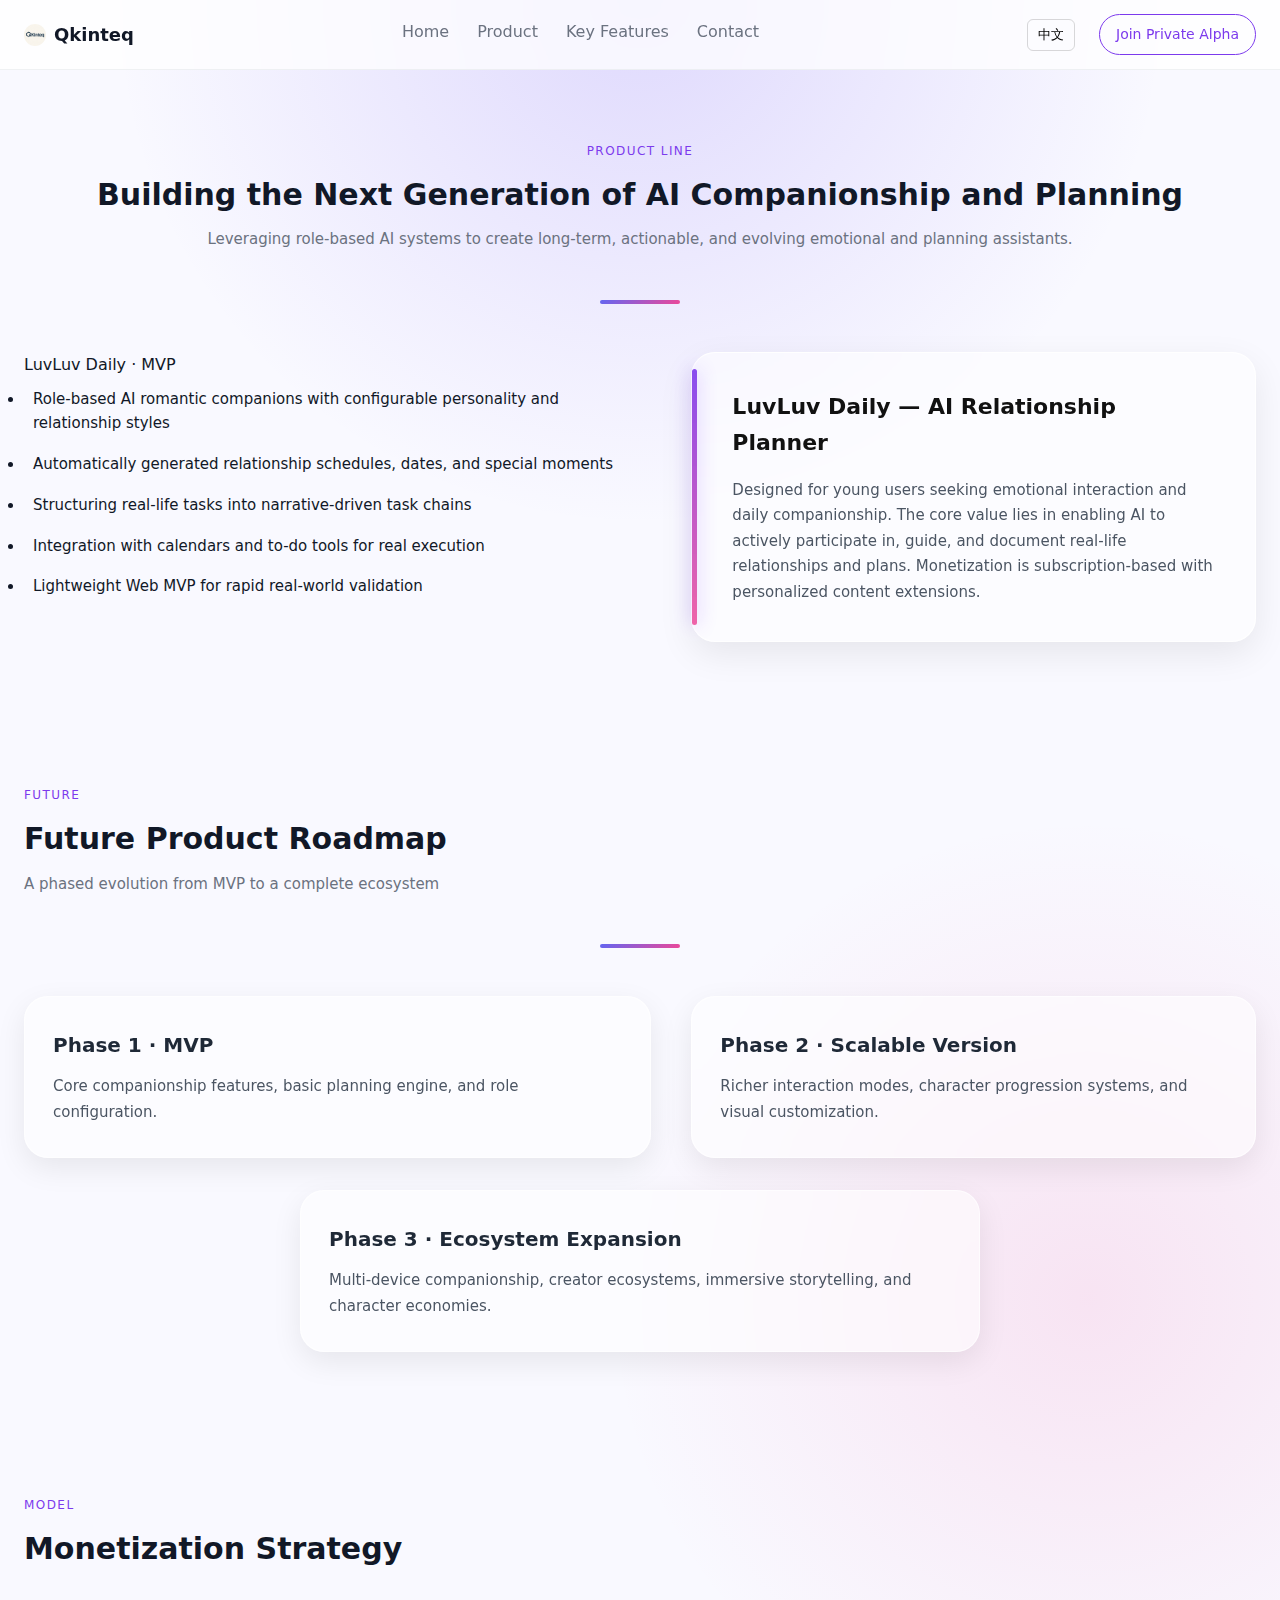
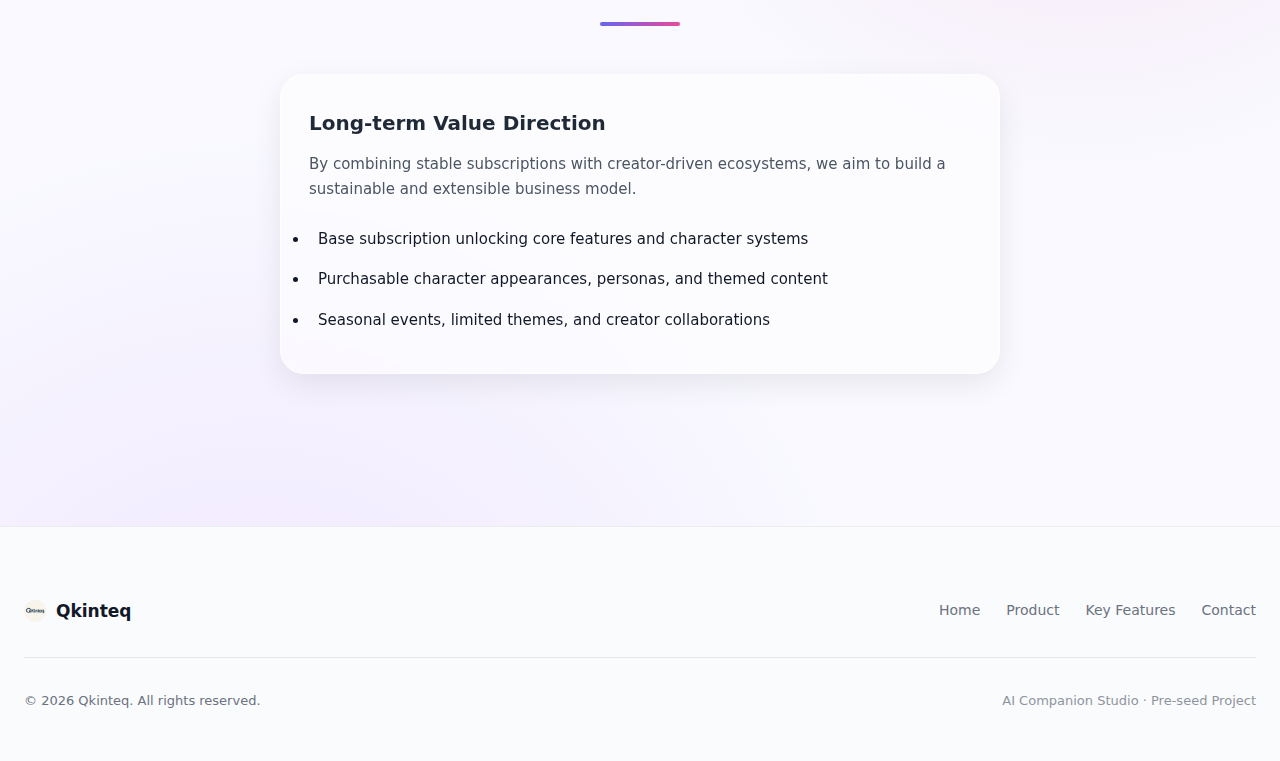
<file: product.html>
<!DOCTYPE html>
<html lang="zh-CN">
<head>
    <meta charset="UTF-8" />
    <title data-i18n="page.title">Qkinteq | Product</title>
    <meta name="viewport" content="width=device-width, initial-scale=1" />
    <link rel="stylesheet" href="style.css" />
</head>

<body class="product-page">

<!-- ====================== NAV ====================== -->
<header>
  <div class="container">
    <nav class="nav">

      <div class="nav-left">
        <a href="index.html" class="logo">
          <div class="mini-avatar">
            <img src="img.jpeg" class="avatar-img" />
          </div>
          <span>Qkinteq</span>
        </a>
      </div>

      <div class="nav-center nav-links">
        <a href="index.html" data-i18n="nav.home">首页</a>
        <a href="product.html" data-i18n="nav.product">产品</a>
        <a href="feature.html" data-i18n="nav.feature">功能亮点</a>
        <a href="contact.html" data-i18n="nav.contact">联系</a>
      </div>

      <div class="nav-right">
        <button
          type="button"
          class="lang-btn"
          id="langToggle"
          onclick="toggleLang()"
          aria-label="Toggle language"
        >EN</button>

        <a href="contact.html" class="nav-cta" data-i18n="nav.cta">
          加入内测
        </a>
      </div>

    </nav>
  </div>
</header>

<main>

<!-- ====================== PRODUCT LINE ====================== -->
<section>
  <div class="container">

    <div class="section-header section-header-center">
      <div class="section-kicker">PRODUCT LINE</div>
      <h2 class="section-title" data-i18n="product.hero.title">
        构建下一代 AI 陪伴与规划体验
      </h2>
      <p class="section-subtitle" data-i18n="product.hero.subtitle">
        基于 AI 角色系统，打造可长期陪伴、可执行、可持续成长的情绪与规划助手。
      </p>
    </div>

    <div class="section-divider"></div>

    <div class="product-layout">

      <!-- LEFT -->
      <div>
        <span class="gradient-tag">LuvLuv Daily · MVP</span>

        <ul class="product-list">
          <li data-i18n="product.ll.feature.1">
            基于角色设定的 AI 恋爱伙伴（性格、风格、关系类型可配置）
          </li>
          <li data-i18n="product.ll.feature.2">
            自动生成恋爱日程：纪念日、约会方案、惊喜清单
          </li>
          <li data-i18n="product.ll.feature.3">
            将现实任务结构为「故事线 / 任务链」并持续追踪
          </li>
          <li data-i18n="product.ll.feature.4">
            与日历 / To-do 工具联动，生成可落地执行的计划
          </li>
          <li data-i18n="product.ll.feature.5">
            轻量 Web MVP，用于快速验证真实场景需求
          </li>
        </ul>
      </div>

      <!-- RIGHT -->
      <div class="product-card">
        <h3 data-i18n="product.ll.card.title">
          LuvLuv Daily — AI 恋爱日程
        </h3>

        <p data-i18n="product.ll.card.desc">
          面向情感互动与日常陪伴需求的年轻用户。<br><br>
          核心价值在于：让 AI 不只是聊天对象，而是真正参与、
          推动并记录现实生活中的关系与计划。<br><br>
          商业模式以订阅为基础，并提供个性化角色与内容扩展。
        </p>
      </div>

    </div>
  </div>
</section>

<!-- ====================== FUTURE ====================== -->
<section>
  <div class="container">

    <div class="section-header">
      <div class="section-kicker">FUTURE</div>
      <h2 class="section-title" data-i18n="product.future.title">
        未来产品规划
      </h2>
      <p class="section-subtitle" data-i18n="product.future.subtitle">
        从 MVP 到完整生态的分阶段发展路径
      </p>
    </div>

    <div class="section-divider"></div>

    <div class="product-layout">

      <div class="glass-card">
        <h3 data-i18n="product.future.phase1.title">阶段 1 · MVP</h3>
        <p data-i18n="product.future.phase1.desc">
          核心陪伴能力、基础规划引擎与角色配置系统。
        </p>
      </div>

      <div class="glass-card">
        <h3 data-i18n="product.future.phase2.title">阶段 2 · 可规模化版本</h3>
        <p data-i18n="product.future.phase2.desc">
          更丰富的互动方式、角色成长体系与视觉形象定制。
        </p>
      </div>

    </div>

    <div class="glass-card" style="max-width:680px; margin:32px auto 0;">
      <h3 data-i18n="product.future.phase3.title">阶段 3 · 扩展生态</h3>
      <p data-i18n="product.future.phase3.desc">
        多终端陪伴形态、创作者内容体系、
        沉浸式故事体验与角色经济系统。
      </p>
    </div>

  </div>
</section>

<!-- ====================== MODEL ====================== -->
<section>
  <div class="container">

    <div class="section-header">
      <div class="section-kicker">MODEL</div>
      <h2 class="section-title" data-i18n="product.model.title">
        商业化路线
      </h2>
    </div>

    <div class="section-divider"></div>

    <div class="glass-card" style="max-width:720px; margin:0 auto;">
      <h3 data-i18n="product.model.subtitle">长期价值方向</h3>

      <p data-i18n="product.model.desc">
        通过稳定订阅体验与创作者生态，
        构建轻量、可持续、可扩展的商业模型。
      </p>

      <ul class="product-list" style="margin-top:16px;">
        <li data-i18n="product.model.item.1">
          基础订阅：解锁核心功能与角色系统
        </li>
        <li data-i18n="product.model.item.2">
          角色外观、人设与主题内容的扩展购买
        </li>
        <li data-i18n="product.model.item.3">
          节庆主题、季节限定与创作者合作内容
        </li>
      </ul>
    </div>

  </div>
</section>

</main>

<!-- ====================== FOOTER ====================== -->
<footer class="footer">
  <div class="container footer-inner">

    <div class="footer-top">
      <div class="footer-brand">
        <div class="mini-avatar">
          <img src="img.jpeg" class="avatar-img" />
        </div>
        <span class="footer-logo-text">Qkinteq</span>
      </div>

      <div class="footer-links">
        <a href="index.html" data-i18n="nav.home">首页</a>
        <a href="product.html" data-i18n="nav.product">产品</a>
        <a href="feature.html" data-i18n="nav.feature">功能亮点</a>
        <a href="contact.html" data-i18n="nav.contact">联系</a>
      </div>
    </div>

    <div class="footer-divider"></div>

    <div class="footer-bottom">
      <div>© <span id="year"></span> Qkinteq. All rights reserved.</div>
      <div class="footer-meta" data-i18n="footer.meta">
        AI Companion Studio · Pre-seed 项目
      </div>
    </div>

  </div>
</footer>

<script>
document.getElementById("year").textContent = new Date().getFullYear();
</script>

<!-- ====================== I18N ====================== -->
<script>
window.I18N = {
  zh: {
    "page.title": "Qkinteq | 产品",
    "nav.home": "首页",
    "nav.product": "产品",
    "nav.feature": "功能亮点",
    "nav.contact": "联系",
    "nav.cta": "加入内测",

    "product.hero.title": "构建下一代 AI 陪伴与规划体验",
    "product.hero.subtitle":
      "基于 AI 角色系统，打造可长期陪伴、可执行、可持续成长的情绪与规划助手。",

    "product.ll.feature.1":
      "基于角色设定的 AI 恋爱伙伴（性格、风格、关系类型可配置）",
    "product.ll.feature.2":
      "自动生成恋爱日程：纪念日、约会方案、惊喜清单",
    "product.ll.feature.3":
      "将现实任务结构为「故事线 / 任务链」并持续追踪",
    "product.ll.feature.4":
      "与日历 / To-do 工具联动，生成可落地执行的计划",
    "product.ll.feature.5":
      "轻量 Web MVP, 用于快速验证真实场景需求",

    "product.ll.card.title": "LuvLuv Daily — AI 恋爱日程",
    "product.ll.card.desc":
      "面向情感互动与日常陪伴需求的年轻用户。核心价值在于让 AI 不只是聊天对象，而是真正参与、推动并记录现实生活中的关系与计划。商业模式以订阅为基础，并提供个性化角色与内容扩展。",

    "product.future.title": "未来产品规划",
    "product.future.subtitle": "从 MVP 到完整生态的分阶段发展路径",

    "product.future.phase1.title": "阶段 1 · MVP",
    "product.future.phase1.desc":
      "核心陪伴能力、基础规划引擎与角色配置系统。",

    "product.future.phase2.title": "阶段 2 · 可规模化版本",
    "product.future.phase2.desc":
      "更丰富的互动方式、角色成长体系与视觉形象定制。",

    "product.future.phase3.title": "阶段 3 · 扩展生态",
    "product.future.phase3.desc":
      "多终端陪伴形态、创作者内容体系、沉浸式故事体验与角色经济系统。",

    "product.model.title": "商业化路线",
    "product.model.subtitle": "长期价值方向",
    "product.model.desc":
      "通过稳定订阅体验与创作者生态，构建轻量、可持续、可扩展的商业模型。",

    "product.model.item.1":
      "基础订阅：解锁核心功能与角色系统",
    "product.model.item.2":
      "角色外观、人设与主题内容的扩展购买",
    "product.model.item.3":
      "节庆主题、季节限定与创作者合作内容",

    "footer.meta": "AI Companion Studio · Pre-seed 项目"
  },

  en: {
    "page.title": "Qkinteq | Product",
    "nav.home": "Home",
    "nav.product": "Product",
    "nav.feature": "Key Features",
    "nav.contact": "Contact",
    "nav.cta": "Join Private Alpha",

    "product.hero.title":
      "Building the Next Generation of AI Companionship and Planning",
    "product.hero.subtitle":
      "Leveraging role-based AI systems to create long-term, actionable, and evolving emotional and planning assistants.",

    "product.ll.feature.1":
      "Role-based AI romantic companions with configurable personality and relationship styles",
    "product.ll.feature.2":
      "Automatically generated relationship schedules, dates, and special moments",
    "product.ll.feature.3":
      "Structuring real-life tasks into narrative-driven task chains",
    "product.ll.feature.4":
      "Integration with calendars and to-do tools for real execution",
    "product.ll.feature.5":
      "Lightweight Web MVP for rapid real-world validation",

    "product.ll.card.title": "LuvLuv Daily — AI Relationship Planner",
    "product.ll.card.desc":
      "Designed for young users seeking emotional interaction and daily companionship. The core value lies in enabling AI to actively participate in, guide, and document real-life relationships and plans. Monetization is subscription-based with personalized content extensions.",

    "product.future.title": "Future Product Roadmap",
    "product.future.subtitle":
      "A phased evolution from MVP to a complete ecosystem",

    "product.future.phase1.title": "Phase 1 · MVP",
    "product.future.phase1.desc":
      "Core companionship features, basic planning engine, and role configuration.",

    "product.future.phase2.title": "Phase 2 · Scalable Version",
    "product.future.phase2.desc":
      "Richer interaction modes, character progression systems, and visual customization.",

    "product.future.phase3.title": "Phase 3 · Ecosystem Expansion",
    "product.future.phase3.desc":
      "Multi-device companionship, creator ecosystems, immersive storytelling, and character economies.",

    "product.model.title": "Monetization Strategy",
    "product.model.subtitle": "Long-term Value Direction",
    "product.model.desc":
      "By combining stable subscriptions with creator-driven ecosystems, we aim to build a sustainable and extensible business model.",

    "product.model.item.1":
      "Base subscription unlocking core features and character systems",
    "product.model.item.2":
      "Purchasable character appearances, personas, and themed content",
    "product.model.item.3":
      "Seasonal events, limited themes, and creator collaborations",

    "footer.meta": "AI Companion Studio · Pre-seed Project"
  }
};
</script>

<script>
/* ======================
   Language Persistence
   ====================== */

// 1. 读取已保存语言（如果有）
let currentLang = localStorage.getItem("qkinteq_lang") || "en";

// 2. 应用语言
function applyLang(lang) {
  document.documentElement.lang = lang === "zh" ? "zh-CN" : "en";

  document.querySelectorAll("[data-i18n]").forEach(el => {
    const key = el.dataset.i18n;
    if (window.I18N?.[lang]?.[key]) {
      el.innerHTML = window.I18N[lang][key];
    }
  });

  const langBtn = document.getElementById("langToggle");
  if (langBtn) {
    langBtn.textContent = lang === "zh" ? "EN" : "中文";
  }
}

// 3. 切换语言（并持久化）
function toggleLang() {
  currentLang = currentLang === "zh" ? "en" : "zh";
  localStorage.setItem("qkinteq_lang", currentLang);
  applyLang(currentLang);
}

// 4. 页面加载时自动应用上一次选择
document.addEventListener("DOMContentLoaded", () => {
  applyLang(currentLang);
});
</script>


</body>
</html>
</file>
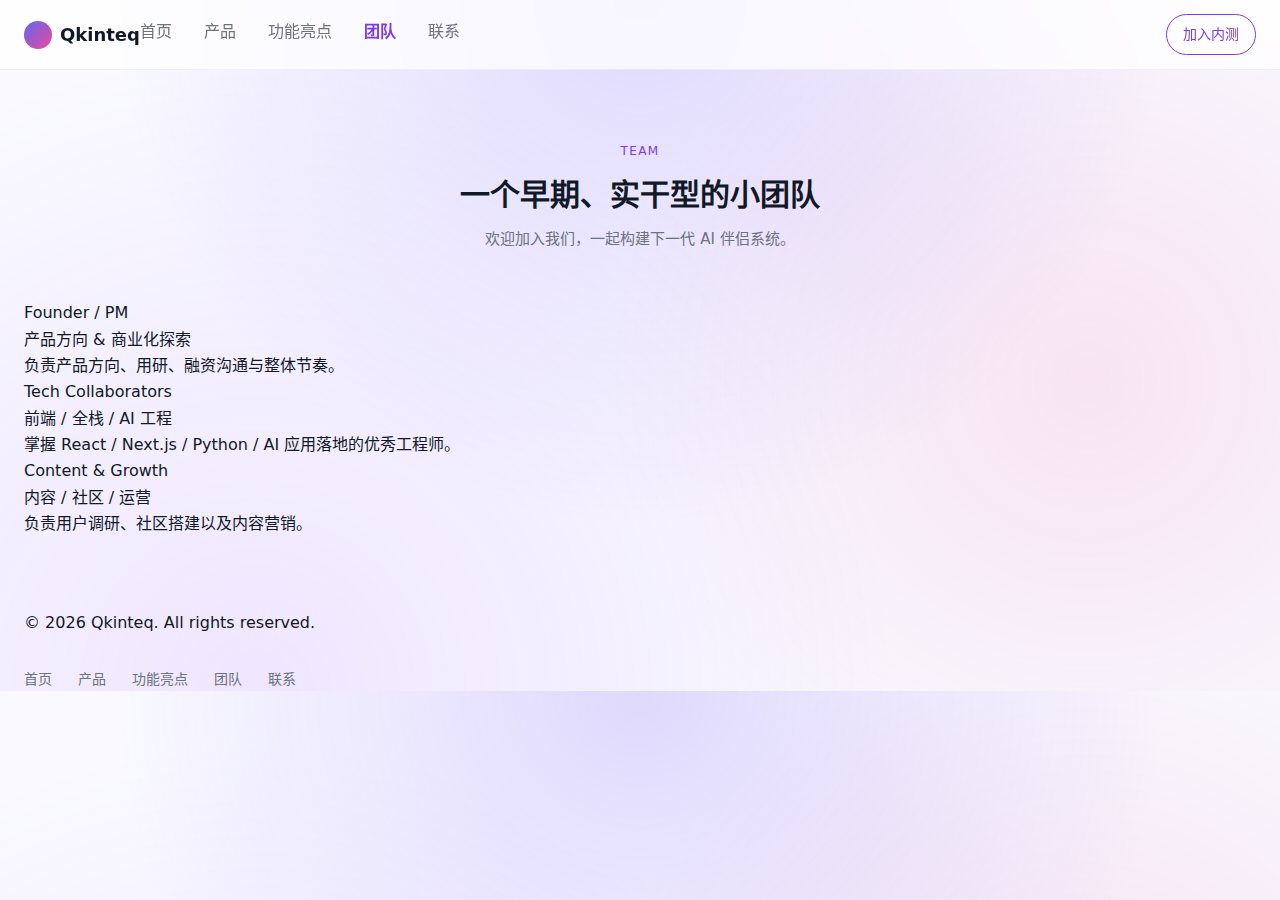
<file: team.html>
<!DOCTYPE html>
<html lang="zh-CN">
<head>
    <meta charset="UTF-8" />
    <title>Qkinteq | 团队 Team</title>
    <meta name="viewport" content="width=device-width, initial-scale=1" />
    <link rel="stylesheet" href="style.css" />
</head>
<body>

<header>
    <div class="container">
        <nav class="nav">
            <div class="logo">
                <div class="logo-mark"></div>
                <span>Qkinteq</span>
            </div>
            <div class="nav-links">
                <a href="index.html">首页</a>
                <a href="product.html">产品</a>
                <a href="feature.html">功能亮点</a>
                <a href="team.html">团队</a>
                <a href="contact.html">联系</a>
            </div>
            <a href="contact.html" class="nav-cta">加入内测</a>
        </nav>
    </div>
</header>

<main>
<section id="team">
    <div class="container">
        <div class="section-header">
            <div class="section-kicker">Team</div>
            <h2 class="section-title">一个早期、实干型的小团队</h2>
            <p class="section-subtitle">
                欢迎加入我们，一起构建下一代 AI 伴侣系统。
            </p>
        </div>

        <div class="team-grid">

            <div class="team-card">
                <div class="team-avatar"></div>
                <div class="team-name">Founder / PM</div>
                <div class="team-role">产品方向 & 商业化探索</div>
                <p class="team-tagline">
                    负责产品方向、用研、融资沟通与整体节奏。
                </p>
            </div>

            <div class="team-card">
                <div class="team-avatar" style="background:radial-gradient(circle at 30% 20%, #facc15, #4f46e5);"></div>
                <div class="team-name">Tech Collaborators</div>
                <div class="team-role">前端 / 全栈 / AI 工程</div>
                <p class="team-tagline">
                    掌握 React / Next.js / Python / AI 应用落地的优秀工程师。
                </p>
            </div>

            <div class="team-card">
                <div class="team-avatar" style="background:radial-gradient(circle at 30% 20%, #f97316, #ec4899);"></div>
                <div class="team-name">Content & Growth</div>
                <div class="team-role">内容 / 社区 / 运营</div>
                <p class="team-tagline">
                    负责用户调研、社区搭建以及内容营销。
                </p>
            </div>

        </div>
    </div>
</section>
</main>

<footer>
    <div class="container footer-inner">
        <div>© <span id="year"></span> Qkinteq. All rights reserved.</div>
        <div class="footer-links">
            <a href="index.html">首页</a>
            <a href="product.html">产品</a>
            <a href="feature.html">功能亮点</a>
            <a href="team.html">团队</a>
            <a href="contact.html">联系</a>
        </div>
    </div>

<script>
document.getElementById("year").textContent = new Date().getFullYear();
</script>
<script>
const links = document.querySelectorAll('.nav-links a');
const current = location.pathname.split("/").pop();
links.forEach(a => {
    if (a.getAttribute("href") === current) {
        a.style.color = "var(--primary)";
        a.style.fontWeight = "600";
    }
});
</script>

</footer>
</body>
</html>
</file>
<file: style.css>
/* ============================================================
   GLOBAL DESIGN SYSTEM
   Qkinteq Official Website – Unified High-end UI
   ============================================================ */

/* ---- COLOR SYSTEM ---- */
:root {
    --primary: #7c3aed;
    --primary-soft: #ede9fe;
    --primary-gradient: linear-gradient(135deg, #6366f1, #ec4899);

    --bg: #f9fafb;
    --surface: rgba(255, 255, 255, 0.65);
    --surface-strong: rgba(255, 255, 255, 0.9);

    --text-main: #111827;
    --text-muted: #6b7280;

    --border: #e5e7eb;

    --radius-sm: 10px;
    --radius-md: 16px;
    --radius-lg: 22px;

    --shadow-sm: 0 4px 16px rgba(0,0,0,0.06);
    --shadow-md: 0 12px 28px rgba(0,0,0,0.12);
    --shadow-lg: 0 20px 50px rgba(0,0,0,0.16);
}

/* ---- RESET ---- */
* {
    margin: 0;
    padding: 0;
    box-sizing: border-box;
}

body {
    font-family: system-ui, -apple-system, "SF Pro Text", Arial, sans-serif;
    color: var(--text-main);

    background:
        /* 顶部柔紫光 */
        radial-gradient(
            700px circle at 50% 0%,
            rgba(120, 91, 245, 0.20),
            transparent 75%
        ),

        /* 中部右侧淡粉光，避免中间太白 */
        radial-gradient(
            600px circle at 85% 55%,
            rgba(236, 72, 153, 0.12),
            transparent 80%
        ),

        /* 底部偏左的柔粉紫，让底部不再纯白 */
        radial-gradient(
            800px circle at 20% 100%,
            rgba(180, 120, 255, 0.15),
            transparent 80%
        ),

        #f9f9ff; /* 非纯白、带一点紫白感 */

    line-height: 1.65;
}





@keyframes fadeBody {
    from { opacity: 0; }
    to { opacity: 1; }
}

a {
    text-decoration: none;
    color: inherit;
}

.container {
    max-width: 1280px;
    width: 100%;
    margin: 0 auto;
    padding: 0 24px;
}

/* 大屏幕优化 */
@media (min-width: 1400px) {
    .container {
        max-width: 1400px;
        padding: 0 32px;
    }
}

/* 超大屏幕优化 */
@media (min-width: 1600px) {
    .container {
        max-width: 1600px;
        padding: 0 48px;
    }
}



/* ============================================================
   NAVIGATION
   ============================================================ */

header {
    position: sticky;
    top: 0;
    z-index: 50;
    background: rgba(255,255,255,0.75);
    backdrop-filter: blur(16px);
    border-bottom: 1px solid rgba(229,231,235,0.6);
}

.nav {
    display: flex;
    justify-content: space-between;
    align-items: center;
    padding: 14px 0;
}

.nav-left {
    display: flex;
    align-items: center;
    gap: 40px;
}

.logo {
    display: flex;
    align-items: center;
    gap: 8px;
    font-weight: 700;
    font-size: 18px;
    color: inherit;
    text-decoration: none;
    transition: opacity 0.2s;
    cursor: pointer;
    position: relative;
    z-index: 1;
}

.logo:hover {
    opacity: 0.8;
}

.logo:active {
    opacity: 0.7;
}

.logo-mark {
    width: 28px;
    height: 28px;
    border-radius: 999px;
    background: var(--primary-gradient);
}

.nav-links {
    display: flex;
    gap: 32px;
    font-size: 16px;
}

/* 导航栏响应式 */
@media (max-width: 720px) {
    .nav {
        flex-wrap: wrap;
        gap: 12px;
    }
    
    .nav-left {
        width: 100%;
        justify-content: space-between;
        flex-wrap: wrap;
    }
    
    .nav-links {
        order: 3;
        width: 100%;
        justify-content: flex-start;
        gap: 20px;
        padding-top: 12px;
        border-top: 1px solid rgba(229,231,235,0.6);
        font-size: 15px;
    }
    
    .nav-cta {
        margin-left: auto;
    }
}

.nav-links a {
    color: var(--text-muted);
    transition: color 0.2s;
    position: relative;
    display: inline-block;
    padding-bottom: 4px;
}

.nav-links a::after {
    content: '';
    position: absolute;
    bottom: 0;
    left: 0;
    width: 100%;
    height: 2px;
    background: #901b55;
    transform: scaleX(0);
    transform-origin: center;
    transition: transform 0.3s ease;
}

.nav-links a:hover {
    color: var(--primary);
}

.nav-links a:hover::after {
    transform: scaleX(1);
}

.nav-cta {
    padding: 8px 16px;
    border-radius: 999px;
    border: 1px solid var(--primary);
    color: var(--primary);
    font-size: 14px;
    transition: 0.2s;
}

.nav-cta:hover {
    background: var(--primary-soft);
}



/* ============================================================
   SECTION SYSTEM
   ============================================================ */

section {
    padding: 72px 0;
}

.section-header {
    text-align: center;
    margin-bottom: 48px;
}

/* Product页面左对齐 */
body.product-page .section-header {
    text-align: left;
}

.section-header-center {
    text-align: center !important;
}

.section-kicker {
    color: var(--primary);
    font-size: 12px;
    text-transform: uppercase;
    letter-spacing: 0.12em;
    margin-bottom: 8px;
}

.section-title {
    font-size: 30px;
    font-weight: 700;
    margin-bottom: 8px;
}

.section-subtitle {
    font-size: 15px;
    color: var(--text-muted);
}


/* Divider */
.section-divider {
    width: 80px;
    height: 4px;
    background: var(--primary-gradient);
    border-radius: 999px;
    margin: 28px auto 48px;
}



/* ============================================================
   BUTTONS
   ============================================================ */

.btn-primary {
    padding: 10px 20px;
    border-radius: 999px;
    background: var(--primary-gradient);
    color: white;
    border: none;
    font-size: 14px;
    cursor: pointer;
    transition: 0.25s;
}

.btn-primary:hover {
    opacity: 0.92;
}

.btn-ghost {
    padding: 10px 18px;
    border-radius: 999px;
    border: 1px solid var(--border);
    background: white;
    color: var(--text-muted);
    cursor: pointer;
    font-size: 14px;
    transition: 0.25s;
}

.btn-ghost:hover {
    border-color: #c7d2fe;
    color: var(--primary);
}



/* ============================================================
   HERO (index)
   ============================================================ */

.hero {
    padding: 80px 0;
}

.hero-inner {
    display: grid;
    grid-template-columns: 1.1fr 0.9fr;
    gap: 48px;
    align-items: center;
}

/* Badge */
.badge {
    display: inline-flex;
    gap: 6px;
    align-items: center;
    padding: 4px 10px;
    font-size: 12px;
    border-radius: 999px;
    background: rgba(99,102,241,0.08);
    color: #4f46e5;
    margin-bottom: 16px;
}

.badge-dot {
    width: 6px;
    height: 6px;
    border-radius: 999px;
    background: #4f46e5;
}

.hero-title {
    font-size: 36px;
    font-weight: 800;
    margin-bottom: 16px;
    line-height: 1.22;
}

.hero-subtitle {
    color: var(--text-muted);
    font-size: 16px;
    margin-bottom: 24px;
}

.hero-actions {
    display: flex;
    gap: 14px;
    margin-bottom: 20px;
}

.hero-meta {
    font-size: 14px;
    color: var(--text-muted);
}

.hero-avatar-circle {
    width: 46px;
    height: 46px;
    border-radius: 999px;
    overflow: hidden;        /* ⭐让图片自动裁成圆形 */
    background: none;        /* 取消原来的渐变背景 */
}

.hero-avatar-circle img.avatar-img {
    width: 100%;
    height: 100%;
    object-fit: cover;       /* ⭐保持图片比例、美观裁切 */
    display: block;
}

/* ============================================================
   HERO CHAT CARD (右侧聊天卡片)
   ============================================================ */

.hero-card {
    background: var(--surface-strong);
    backdrop-filter: blur(18px);
    border-radius: 22px;
    padding: 26px;
    box-shadow: var(--shadow-lg);
    border: 1px solid rgba(255,255,255,0.5);

    display: flex;
    flex-direction: column;
    gap: 20px;
    transition: 0.3s ease;
}

.hero-card:hover {
    transform: translateY(-4px);
    box-shadow: 0 18px 45px rgba(0, 0, 0, 0.12);
}

.hero-card-header {
    display: flex;
    justify-content: space-between;
    align-items: center;
}

.hero-avatar {
    display: flex;
    align-items: center;
    gap: 12px;
}

.hero-avatar-circle {
    width: 46px;
    height: 46px;
    border-radius: 999px;
    background: radial-gradient(circle at 30% 20%, #f9a8d4, #6366f1);
}

.hero-avatar-text .name {
    font-size: 16px;
    font-weight: 600;
}

.hero-avatar-text .role {
    font-size: 12px;
    color: var(--text-muted);
}

.hero-pill {
    background: var(--primary-soft);
    color: var(--primary);
    padding: 4px 12px;
    border-radius: 999px;
    font-size: 12px;
}

.hero-chat {
    display: flex;
    flex-direction: column;
    gap: 16px;
}

.chat-bubble {
    padding: 14px 16px;
    border-radius: 16px;
    line-height: 1.55;
    font-size: 14px;
}

.chat-user {
    background: #eef2ff;
    align-self: flex-end;
    max-width: 85%;
}

.chat-ai {
    background: white;
    border: 1px solid var(--border);
    align-self: flex-start;
    max-width: 88%;
}

.chat-label {
    font-size: 11px;
    color: var(--text-muted);
    margin-bottom: 6px;
}
/* ============================================================
   VISION SECTION (index)
   ============================================================ */

.vision-section {
    padding: 96px 0;
    position: relative;
}

.vision-grid {
    display: grid;
    grid-template-columns: 0.9fr 1.1fr;
    align-items: center;
    gap: 64px;
}

/* 左侧视觉 */
.vision-visual {
    position: relative;
}

.vision-circle {
    width: 300px;
    height: 300px;
    background: var(--primary-gradient);
    border-radius: 50%;
    filter: blur(120px);
    opacity: 0.35;
    position: absolute;
    top: 40px;
    left: 20px;
}

.vision-circle-sm {
    width: 160px;
    height: 160px;
    background: var(--primary-gradient);
    border-radius: 50%;
    filter: blur(80px);
    opacity: 0.28;
    position: absolute;
    top: 200px;
    left: 140px;
}

/* 右侧文本 */
.vision-title {
    font-size: 32px;
    margin-bottom: 10px;
    font-weight: 700;
}

.vision-subtitle {
    color: var(--text-muted);
    font-size: 15px;
    margin-bottom: 32px;
}

.vision-features {
    display: flex;
    flex-direction: column;
    gap: 24px;
}

.vf-item {
    display: flex;
    gap: 14px;
    align-items: flex-start;
    position: relative;
    padding-left: 0;
    transition: padding-left 0.3s ease;
}

.vf-item::before {
    content: '';
    position: absolute;
    left: 0;
    top: 0;
    bottom: 0;
    width: 3px;
    background: var(--primary);
    transform: scaleY(0);
    transform-origin: top;
    transition: transform 0.3s ease;
}

.vf-item:hover::before {
    transform: scaleY(1);
}

.vf-item:hover {
    padding-left: 16px;
}

.vf-dot {
    display: none;
}

.vf-item h3 {
    font-size: 18px;
    margin-bottom: 4px;
}

.vf-item p {
    font-size: 15px;
    color: var(--text-muted);
}

/* 顶部愿景句 */
.vision-quote {
    text-align: center;
    font-size: 24px;
    font-weight: 600;
    margin-top: 80px;
    color: #111;
}



/* ============================================================
   PRODUCT PAGE
   ============================================================ */

.product-layout {
    display: grid;
    grid-template-columns: 1fr 0.9fr;
    gap: 40px;
    align-items: start;
}

.product-list li {
    padding: 8px 0 8px 6px;
    border-left: 3px solid transparent;
    transition: 0.25s;
    font-size: 15px;
}

.product-list li:hover {
    border-left-color: var(--primary);
    background: rgba(124,58,237,0.06);
    padding-left: 12px;
}

/* ========== 新 UI：Apple 风玻璃卡片 ========== */

/* ============================================================
   🌈 高级 Glow Glass 卡片（全新设计）
   ============================================================ */

.product-card {
    position: relative;

    /* 半透明玻璃背景 */
    background: rgba(255, 255, 255, 0.55);
    backdrop-filter: blur(18px);

    /* 更现代的圆角（更柔软） */
    border-radius: 24px;

    padding: 36px 40px;
    border: 1px solid rgba(255, 255, 255, 0.9);

    /* 更轻盈柔和的阴影 */
    box-shadow: 0 12px 35px rgba(0, 0, 0, 0.08);

    transition: 0.3s ease;
}

/* 卡片 hover 变得更立体 */
.product-card:hover {
    transform: translateY(-4px);
    box-shadow: 0 18px 45px rgba(0, 0, 0, 0.12);
}

/* 卡片左侧品牌色发光边线 */
.product-card::before {
    content: "";
    position: absolute;
    left: 0;
    top: 16px;
    bottom: 16px;
    width: 5px;

    border-radius: 6px;
    background: linear-gradient(
        to bottom,
        rgba(124, 58, 237, 0.9),
        rgba(236, 72, 153, 0.85)
    );

    box-shadow: 0 0 18px rgba(140, 80, 255, 0.45);
}

/* 标题更强、对齐更精致 */
.product-card h3 {
    font-size: 22px;
    margin-bottom: 16px;
    font-weight: 700;
    color: #111;
}

/* 正文排版更清晰 */
.product-card p {
    font-size: 15px;
    line-height: 1.7;
    color: #4b5563;
}

/* 列表格式更紧凑 */
.product-card p br {
    line-height: 0.6;
}



/* ============================================================
   FEATURE PAGE
   ============================================================ */

.enhanced-features {
    display: grid;
    grid-template-columns: repeat(3, 1fr);
    gap: 32px;
    margin-top: 40px;
}

.enhanced-feature-card {
    background: var(--surface);
    backdrop-filter: blur(16px);
    padding: 32px 26px;
    border-radius: 18px;
    border: 1px solid rgba(255,255,255,0.4);
    box-shadow: var(--shadow-md);
    transition: 0.3s ease;
}

.enhanced-feature-card:hover {
    transform: translateY(-6px);
    box-shadow: var(--shadow-lg);
}


.feature-tag {
    margin-top: 8px;
    font-size: 12px;
    color: var(--primary);
    padding: 4px 10px;
    border-radius: 999px;
    background: var(--primary-soft);
}



/* ============================================================
   TIMELINE (index)
   ============================================================ */

.timeline-section {
    padding: 96px 0;
}

.timeline {
    display: flex;
    flex-direction: column;
    gap: 32px;
    max-width: 800px;
    margin: 0 auto;
}

.timeline-item,
.tl-item {
    position: relative;
    padding-left: 26px;
}

.timeline-item .dot,
.tl-dot {
    width: 10px;
    height: 10px;
    background: #6366f1;
    border-radius: 999px;
    position: absolute;
    top: 6px;
    left: 0;
}

.timeline-item h3,
.tl-item h3 {
    font-size: 18px;
    margin-bottom: 6px;
}



/* ============================================================
   CONTACT PAGE
   ============================================================ */

.contact-row {
    display: grid;
    grid-template-columns: 100px 1fr;
    gap: 8px;
    font-size: 14px;
    margin-bottom: 10px;
}

.contact-label {
    font-weight: 600;
    color: #4b5563;
}

.contact-value {
    color: var(--text-muted);
}

.email-link {
    color: var(--primary);
}

.email-link:hover {
    text-decoration: underline;
}



/* ============================================================
   FOOTER
   ============================================================ */

.footer {
    margin-top: 80px;
    padding: 70px 0 50px;
    background: #fafbfc;
    border-top: 1px solid rgba(0,0,0,0.06);
}

.footer-inner {
    display: flex;
    flex-direction: column;
    gap: 32px;
}

.footer-top {
    display: flex;
    justify-content: space-between;
    align-items: center;
}

.footer-brand {
    display: flex;
    align-items: center;
    gap: 10px;
}

.footer-logo-text {
    font-size: 17px;
    font-weight: 700;
}

.footer-links {
    display: flex;
    gap: 26px;
}

.footer-links a {
    font-size: 14px;
    color: var(--text-muted);
}

.footer-links a:hover {
    color: var(--primary);
}

.footer-divider {
    height: 1px;
    background: rgba(0,0,0,0.08);
    width: 100%;
}

.footer-bottom {
    display: flex;
    justify-content: space-between;
    font-size: 13px;
    color: var(--text-muted);
}

.footer-meta {
    opacity: 0.75;
}



/* ============================================================
   RESPONSIVE DESIGN
   ============================================================ */

/* 中等屏幕优化 */
@media (max-width: 1200px) {
    .container {
        padding: 0 20px;
    }
    
    .hero-inner {
        gap: 40px;
    }
    
    .vision-grid {
        gap: 60px;
    }
}

/* 平板和小屏幕 */
@media (max-width: 980px) {
    .container {
        padding: 0 20px;
    }
    
    .hero-inner {
        grid-template-columns: 1fr;
        text-align: center;
        gap: 32px;
    }

    .hero-card {
        margin: 0 auto;
        max-width: 500px;
    }

    .vision-grid {
        grid-template-columns: 1fr;
        text-align: center;
        gap: 48px;
    }
    
    .vision-left-card {
        margin: 0 auto;
    }

    .product-layout {
        grid-template-columns: 1fr;
        gap: 32px;
    }

    .enhanced-features {
        grid-template-columns: repeat(2, 1fr);
        gap: 24px;
    }
    
    .why-cards {
        flex-wrap: wrap;
        justify-content: center;
    }
    
    .why-card {
        width: calc(50% - 16px);
        min-width: 280px;
    }
}

/* 移动设备 */
@media (max-width: 720px) {
    .container {
        padding: 0 16px;
    }

    .hero {
        padding: 60px 0;
    }
    
    .hero-title {
        font-size: 28px;
    }
    
    .hero-subtitle {
        font-size: 15px;
    }
    
    .hero-actions {
        flex-direction: column;
        gap: 12px;
    }
    
    .hero-actions button {
        width: 100%;
    }

    .section-title {
        font-size: 24px;
    }

    .vision-title {
        font-size: 26px;
    }

    .vision-quote {
        font-size: 20px;
        padding: 0 16px;
    }
    
    .enhanced-features {
        grid-template-columns: 1fr;
    }
    
    .why-cards {
        flex-direction: column;
        align-items: stretch;
    }
    
    .why-card {
        width: 100%;
    }

    .footer-top {
        flex-direction: column;
        gap: 18px;
        align-items: flex-start;
    }
    
    .footer-links {
        flex-wrap: wrap;
        gap: 16px;
    }

    .footer-bottom {
        flex-direction: column;
        gap: 10px;
        text-align: center;
    }
}


/* ================= VISION SECTION（新版，无分割线） ================= */

.vision-section {
    padding: 140px 0 60px;
    position: relative;
    background: transparent;   /* 关键：不再覆盖 body 背景 */
    backdrop-filter: none;
}

/* 左侧光斑弱化到非常淡，只作为氛围，不会形成色块 */
.vision-visual {
    position: relative;
    height: 260px;
    opacity: 0.28;
}

.vision-circle {
    width: 260px;
    height: 260px;
    background: radial-gradient(circle, rgba(124,58,237,0.12), transparent 70%);
    border-radius: 50%;
    position: absolute;
    top: 20px;
    left: 30px;
    filter: blur(110px);
}

.vision-circle-sm {
    width: 160px;
    height: 160px;
    background: radial-gradient(circle, rgba(236,72,153,0.10), transparent 70%);
    border-radius: 50%;
    position: absolute;
    top: 160px;
    left: 120px;
    filter: blur(90px);
}

/* Vision 内容永远浮在最上层 */
.vision-content,
.vision-quote,
.vision-grid {
    position: relative;
    z-index: 2;
}

/* Layout 轻微调整，让左侧不空 */
.vision-grid {
    display: grid;
    grid-template-columns: 0.9fr 1.1fr;
    gap: 48px;
    align-items: center;
}

.vision-left-text {
    position: absolute;
    top: 40px;
    left: 0;
    width: 260px;
    padding-left: 10px;

    animation: fadeIn 0.8s ease;
}

.vision-left-text h3 {
    font-size: 20px;
    font-weight: 700;
    margin-bottom: 14px;
    color: #2d2d45;
}

.vision-left-text p {
    font-size: 14px;
    line-height: 1.6;
    color: #6b7280;
    margin-bottom: 28px;
}

.vision-stats {
    display: flex;
    flex-direction: column;
    gap: 18px;
}

.vs-item h4 {
    font-size: 15px;
    font-weight: 600;
    color: #4f46e5;
}

.vs-item span {
    font-size: 13px;
    color: #6b7280;
}

@keyframes fadeIn {
    from { opacity: 0; transform: translateY(10px); }
    to { opacity: 1; transform: translateY(0); }
}
/* 左侧卡片（干净不受 blur 影响） */
.vision-left-card {
    background: rgba(255,255,255,0.55);
    backdrop-filter: blur(18px);
    border-radius: 20px;
    border: 1px solid rgba(255,255,255,0.6);
    padding: 28px 32px;
    max-width: 480px;

    box-shadow: 0 8px 24px rgba(0,0,0,0.05);
    position: relative;
    z-index: 3; /* 保证不被紫色光圈压住 */
    transition: 0.3s ease;
}

.vision-left-card:hover {
    transform: translateY(-4px);
    box-shadow: 0 18px 45px rgba(0, 0, 0, 0.12);
}

.vision-left-card h3 {
    font-size: 22px;
    font-weight: 700;
    margin-bottom: 16px;
}

.vision-left-card .vlc-desc {
    font-size: 14px;
    color: #4b5563;
    line-height: 1.7;
    margin-bottom: 24px;
}

.vlc-list {
    display: flex;
    flex-direction: column;
    gap: 18px;
}

.vlc-item h4 {
    font-size: 15px;
    font-weight: 600;
    color: #4f46e5;
    margin-bottom: 4px;
}

.vlc-item p {
    font-size: 13px;
    color: #6b7280;
}


/* ===========================
   WHY SECTION — Modern Compact Cards
   =========================== */

.why-cards {
    display: flex;
    justify-content: center;
    gap: 32px;
    margin-top: 20px;
}

.why-card {
    width: 340px;                   /* ⭐关键：固定卡片宽度，不再无限拉长 */
    min-height: 260px;
    background: rgba(255, 255, 255, 0.75);
    backdrop-filter: blur(14px);
    border-radius: 22px;
    padding: 32px 28px;
    box-shadow: 0 12px 32px rgba(0,0,0,0.07);
    transition: 0.25s ease;
    display: flex;
    flex-direction: column;
}

.why-card:hover {
    transform: translateY(-6px);
    box-shadow: 0 20px 48px rgba(0,0,0,0.08);
}

/* 数字 */
.why-num {
    font-size: 22px;
    font-weight: 600;
    color: #6d5dfc;
    background: rgba(109, 93, 252, 0.15);
    width: 40px;
    height: 40px;
    border-radius: 12px;
    display: flex;
    align-items: center;
    justify-content: center;
    margin-bottom: 18px;
}

/* 标题 */
.why-card h3 {
    font-size: 18px;
    font-weight: 700;
    margin-bottom: 12px;
    color: #1f2937;
}

/* 文本 */
.why-card p {
    font-size: 14px;
    line-height: 1.7;
    color: #4b5563;
}

.mini-avatar {
    width: 22px;
    height: 22px;
    border-radius: 50%;
    overflow: hidden;
}

.mini-avatar img {
    width: 100%;
    height: 100%;
    object-fit: cover;
}

/* ============================================================
   GLASS CARD (玻璃卡片样式，用于 “阶段 1 / 阶段 2 / 阶段 3”)
   ============================================================ */

.glass-card {
    background: rgba(255, 255, 255, 0.55);     /* 半透明白玻璃 */
    backdrop-filter: blur(16px);               /* 模糊玻璃效果 */
    -webkit-backdrop-filter: blur(16px);

    border-radius: 24px;                      /* 大圆角，现代感 */
    padding: 32px 28px;

    border: 1px solid rgba(255,255,255,0.65); /* 轻微白边 */
    box-shadow: 0 10px 30px rgba(0,0,0,0.08); /* 柔软阴影 */

    transition: 0.3s ease;
}

.glass-card:hover {
    transform: translateY(-4px);
    box-shadow: 0 16px 38px rgba(0,0,0,0.12);
}

.glass-card h3 {
    font-size: 20px;
    font-weight: 700;
    margin-bottom: 12px;
    color: #1f2937;
}

.glass-card p {
    font-size: 15px;
    line-height: 1.7;
    color: #4b5563;
}
.lang-btn {
  margin-right: 12px;
  padding: 6px 10px;
  font-size: 13px;
  background: transparent;
  border: 1px solid rgba(0,0,0,0.15);
  border-radius: 6px;
  cursor: pointer;
}

.lang-btn:hover {
  background: rgba(0,0,0,0.04);
}

.nav {
  display: grid;
  grid-template-columns: auto 1fr auto;
  align-items: center;
}

.nav-center {
  display: flex;
  justify-content: center;  /* ⭐ 真正居中 */
  gap: 28px;
}

.nav-left {
  display: flex;
  align-items: center;
}

.nav-right {
  display: flex;
  align-items: center;
  gap: 12px;
}
</file>
